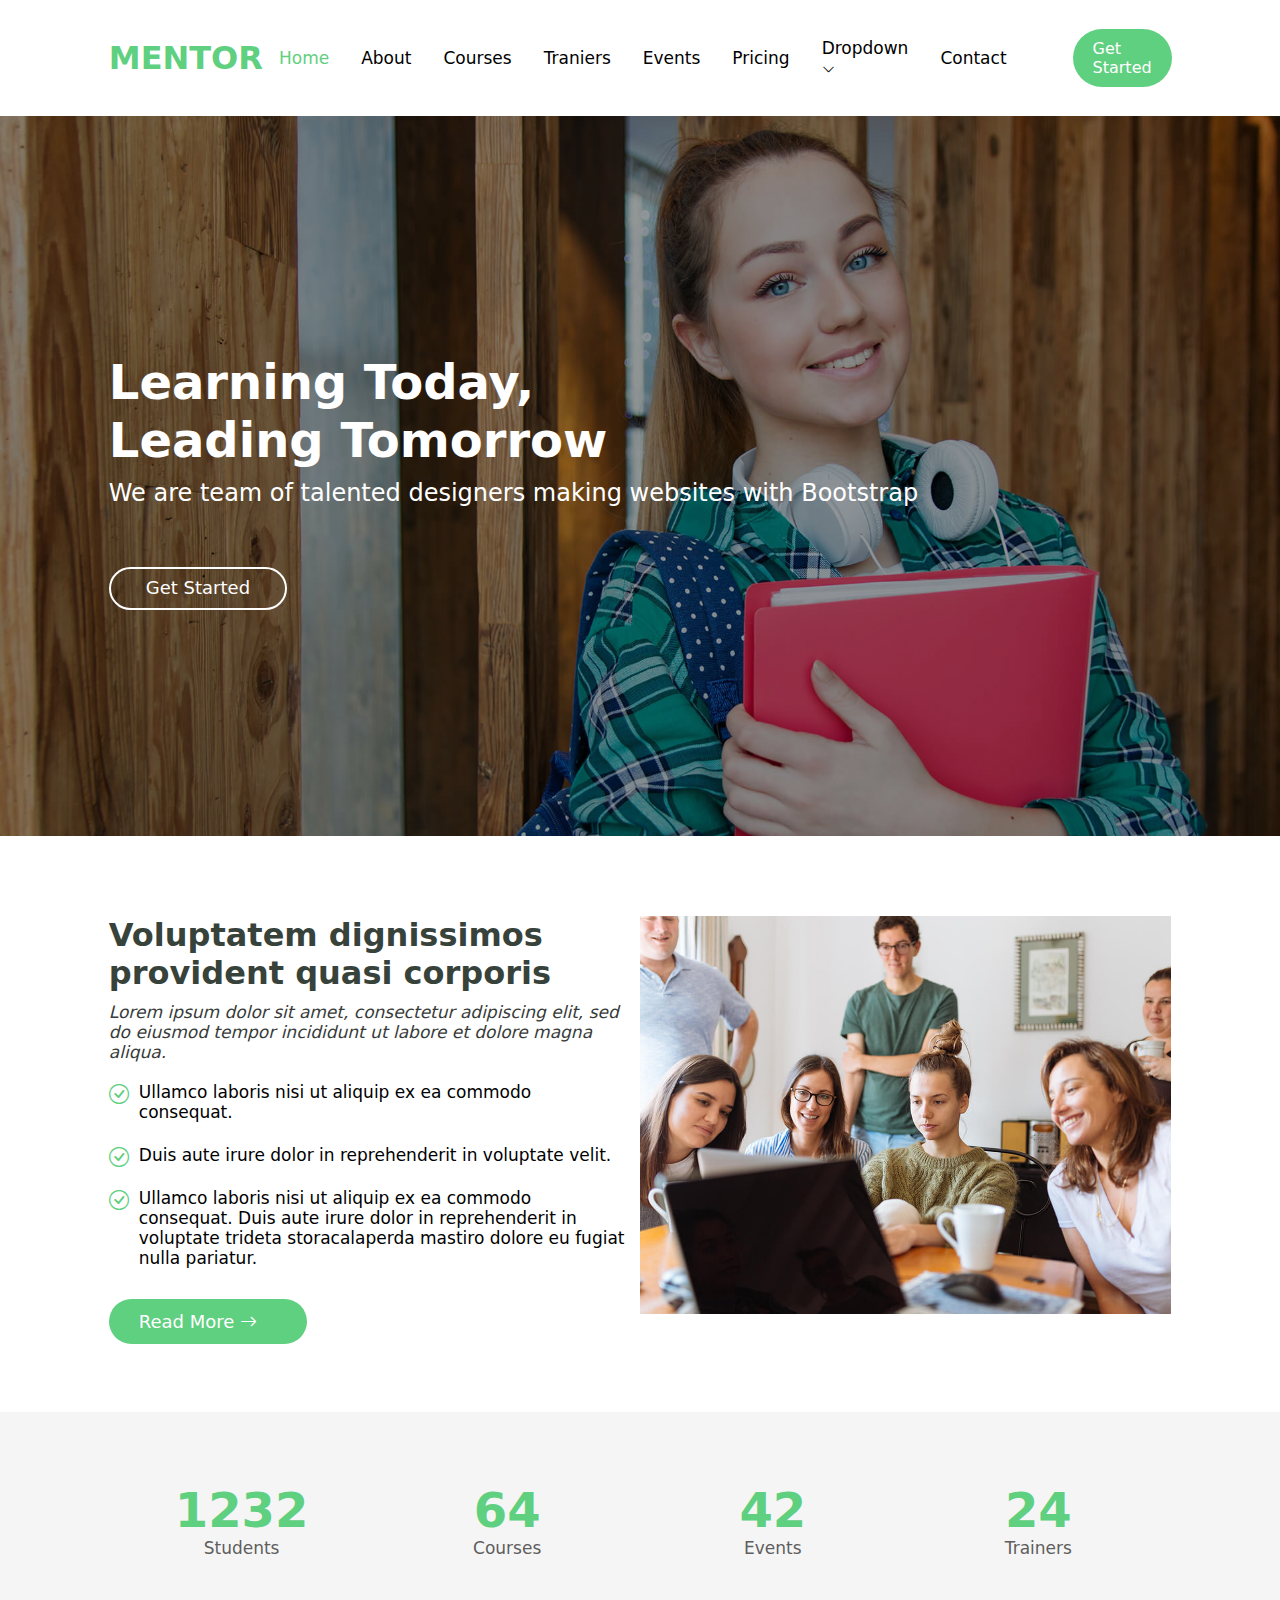
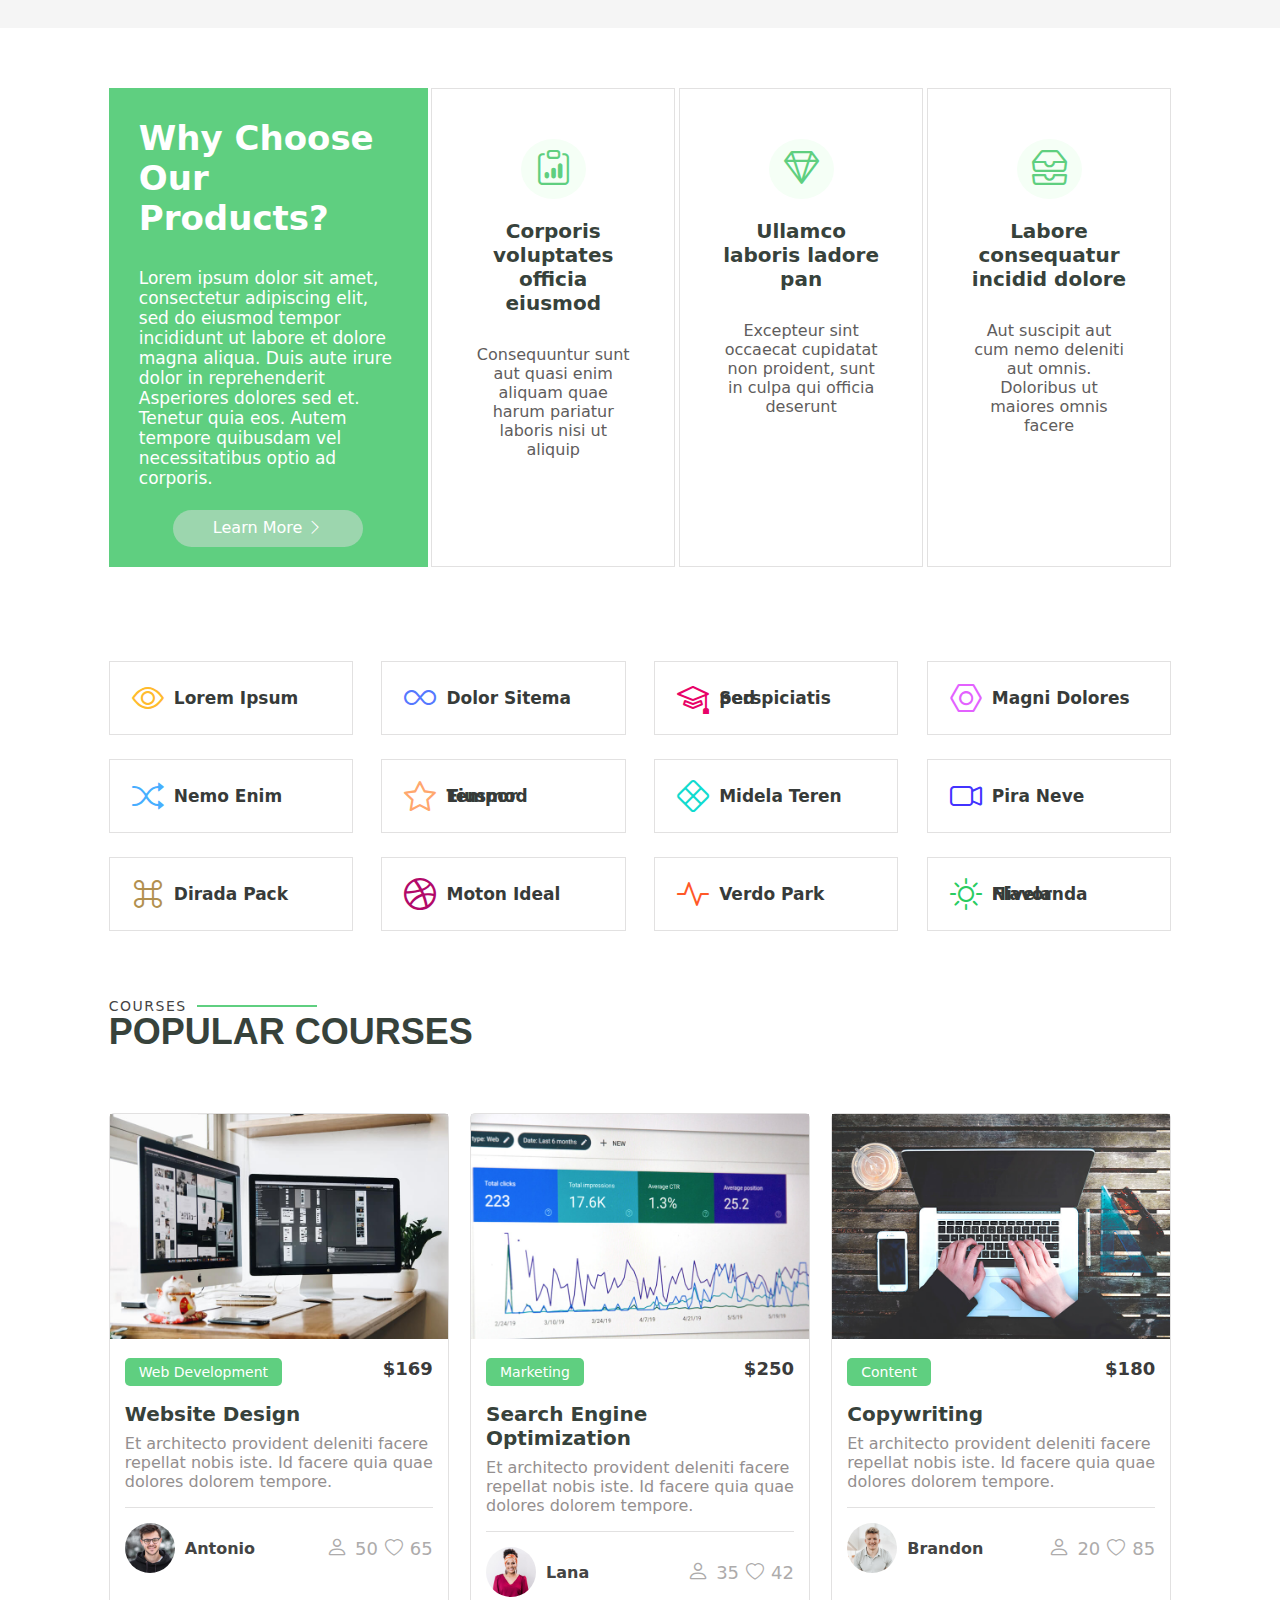
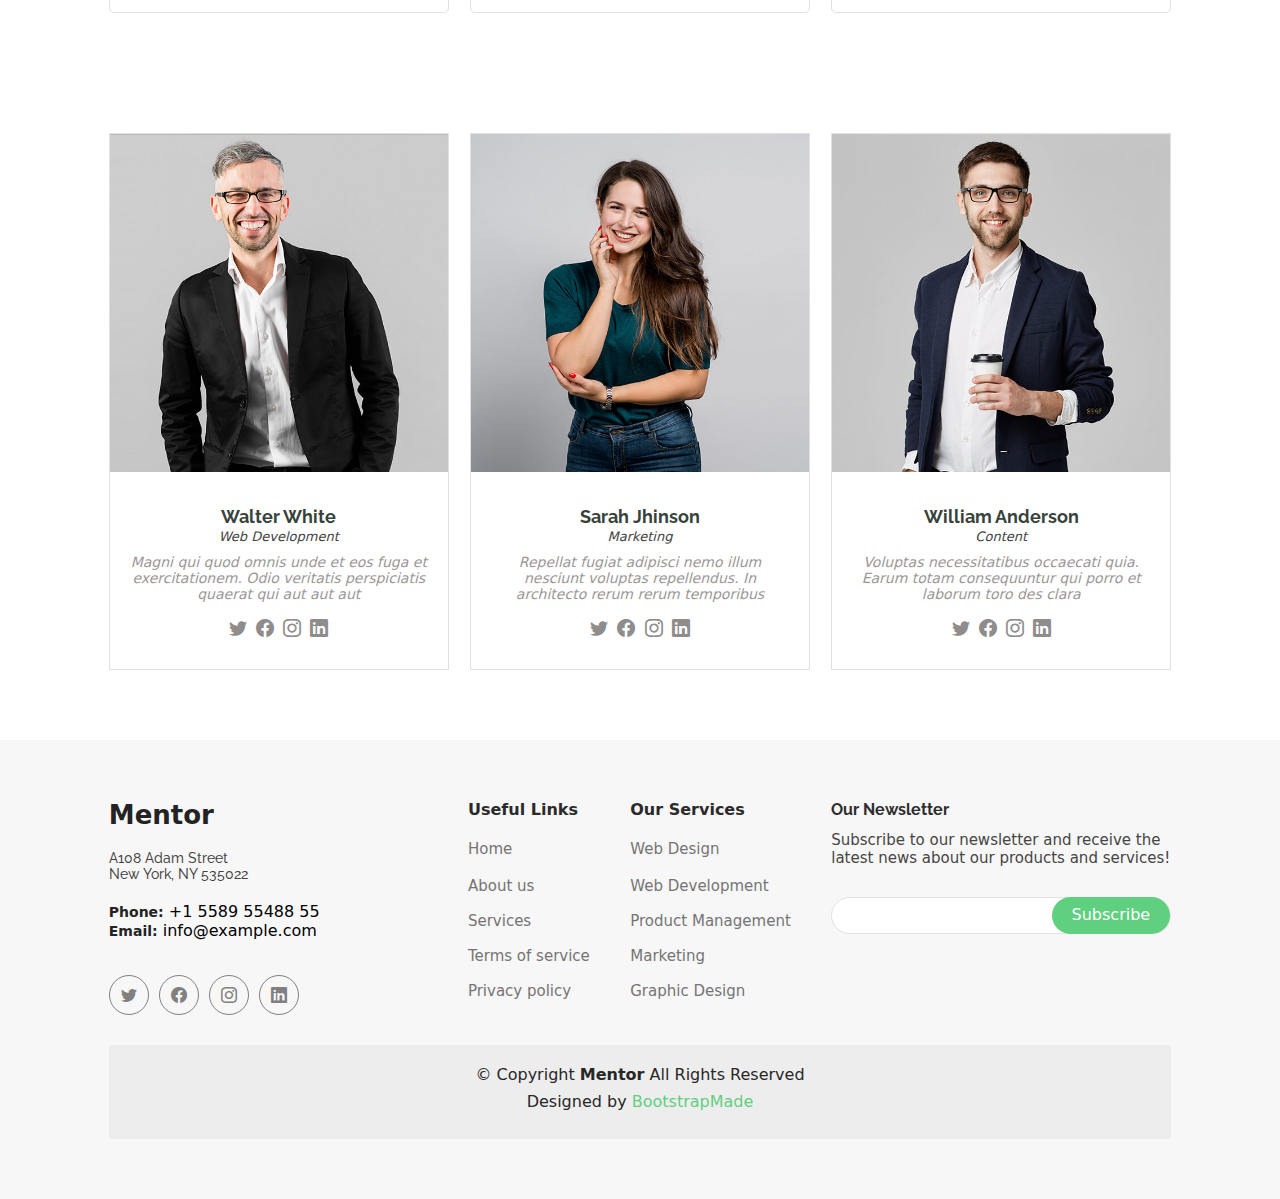
<file: index.html>
<!DOCTYPE html>
<html lang="en">
  <head>
    <meta charset="UTF-8" />
    <meta name="viewport" content="width=device-width, initial-scale=1.0" />
    <title>Mentor</title>
    <link rel="stylesheet" href="style.css" />

    <link
      rel="stylesheet"
      href="https://cdn.jsdelivr.net/npm/bootstrap-icons@1.11.3/font/bootstrap-icons.min.css"
    />
    <link
      rel="stylesheet"
      href="https://cdnjs.cloudflare.com/ajax/libs/font-awesome/4.7.0/css/font-awesome.min.css"
    />
  </head>
  <body>
    <!-- -----start header ----- -->

    <header>
      <div class="container">
        <div class="head-row">
          <div class="head-logo">
            <h1>MENTOR</h1>
          </div>
          <nav id="nav-links">
            <ul>
              <li><a href="#" class="active">Home</a></li>
              <li><a href="sections/about.html">About</a></li>
              <li><a href="sections/courses.html">Courses</a></li>
              <li><a href="sections/traniers.html">Traniers</a></li>
              <li><a href="sections/events.html">Events</a></li>
              <li><a href="sections/pricing.html">Pricing</a></li>
              <li>
                <a href="#">Dropdown <i class="bi bi-chevron-down"></i></a>
                <div class="drop-down-menu">
                  <ul>
                    <li><a href="#">Dropdown 1</a></li>
                    <li class="deep-down">
                      <a href="#"
                        >Deep Dropdown<i class="bi bi-chevron-down"></i
                      ></a>
                      <div class="drop-down-menu1">
                        <ul>
                          <li><a href="#">Deep Dropdown 1</a></li>
                          <li><a href="#">Deep Dropdown 2</a></li>
                          <li><a href="#">Deep Dropdown 3</a></li>
                          <li><a href="#">Deep Dropdown 4</a></li>
                          <li><a href="#">Deep Dropdown 5</a></li>
                        </ul>
                      </div>
                    </li>
                    <li><a href="#">Dropdown 2</a></li>
                    <li><a href="#">Dropdown 3</a></li>
                    <li><a href="#">Dropdown 4</a></li>
                  </ul>
                </div>
              </li>
              <li><a href="sections/contact.html">Contact</a></li>
            </ul>
          </nav>
          <a class="head-btn" href="#">Get Started</a>
          <i class="bi bi-list" onclick="openMenu()" id="open"></i>
          <i class="bi bi-x" onclick="hideMenu()" id="close"></i>
        </div>
      </div>
    </header>

    <!-- -----end header ----- -->

    <!-- -----bannner section ----- -->

    <section id="banner-section">
      <div class="container">
        <div class="banner-head">
          <h2>Learning Today, <br />Leading Tomorrow</h2>
          <p>
            We are team of talented designers making websites with Bootstrap
          </p>
          <a href="#">Get Started</a>
        </div>
      </div>
    </section>

    <!-- -----end bannner section ----- -->

    <!-- ----- details ----- -->

    <section id="details">
      <div class="container">
        <div class="row">
          <div class="details-col">
            <h3>Voluptatem dignissimos provident quasi corporis</h3>
            <p>
              Lorem ipsum dolor sit amet, consectetur adipiscing elit, sed do
              eiusmod tempor incididunt ut labore et dolore magna aliqua.
            </p>
            <ul>
              <li>
                <i class="bi bi-check-circle"></i>
                <p>Ullamco laboris nisi ut aliquip ex ea commodo consequat.</p>
              </li>
              <li>
                <i class="bi bi-check-circle"></i>
                <p>
                  Duis aute irure dolor in reprehenderit in voluptate velit.
                </p>
              </li>
              <li>
                <i class="bi bi-check-circle"></i>
                <p>
                  Ullamco laboris nisi ut aliquip ex ea commodo consequat. Duis
                  aute irure dolor in reprehenderit in voluptate trideta
                  storacalaperda mastiro dolore eu fugiat nulla pariatur.
                </p>
              </li>
            </ul>
            <div class="move">
              <a href="#">Read More <i class="bi bi-arrow-right"></i></a>
            </div>
          </div>
          <div class="details-col">
            <img src="images/about.jpg" alt="" />
          </div>
        </div>
      </div>
    </section>
    <!-- -----end detail section------ -->

    <!-- count section -->

    <section id="count">
      <div class="container">
        <div class="count-row">
          <div class="count-col">
            <div class="count-item">
              <span>1232</span>
              <p>Students</p>
            </div>
          </div>
          <div class="count-col">
            <div class="count-item">
              <span>64</span>
              <p>Courses</p>
            </div>
          </div>
          <div class="count-col">
            <div class="count-item">
              <span>42</span>
              <p>Events</p>
            </div>
          </div>
          <div class="count-col">
            <div class="count-item">
              <span>24</span>
              <p>Trainers</p>
            </div>
          </div>
        </div>
      </div>
    </section>
    <!-- why-us -->
    <section id="why-us">
      <div class="container">
        <div class="why-us-row">
          <div class="why-us-col">
            <h1>Why Choose Our Products?</h1>
            <p>
              Lorem ipsum dolor sit amet, consectetur adipiscing elit, sed do
              eiusmod tempor incididunt ut labore et dolore magna aliqua. Duis
              aute irure dolor in reprehenderit Asperiores dolores sed et.
              Tenetur quia eos. Autem tempore quibusdam vel necessitatibus optio
              ad corporis.
            </p>
            <a href="#">Learn More <i class="bi bi-chevron-right"></i></a>
          </div>

          <div class="why-us-col2">
            <div class="icon">
              <i class="bi bi-clipboard-data"></i>
            </div>
            <div class="whyusdes">
              <h4>Corporis voluptates officia eiusmod</h4>
            </div>
            <div>
              <p>
                Consequuntur sunt aut quasi enim aliquam quae harum pariatur
                laboris nisi ut aliquip
              </p>
            </div>
          </div>
          <div class="why-us-col2">
            <div class="icon">
              <i class="bi bi-gem"></i>
            </div>
            <div class="whyusdes">
              <h4>Ullamco laboris ladore pan</h4>
            </div>
            <div>
              <p>
                Excepteur sint occaecat cupidatat non proident, sunt in culpa
                qui officia deserunt
              </p>
            </div>
          </div>
          <div class="why-us-col2">
            <div class="icon">
              <i class="bi bi-inboxes"></i>
            </div>
            <div class="whyusdes">
              <h4>Labore consequatur incidid dolore</h4>
            </div>
            <div>
              <p>
                Aut suscipit aut cum nemo deleniti aut omnis. Doloribus ut
                maiores omnis facere
              </p>
            </div>
          </div>
        </div>
      </div>
    </section>
    <!-- features -->
    <section id="features">
      <div class="container">
        <div class="feature-row">
          <div class="feature-col">
            <div class="feature-item">
              <i class="bi bi-eye"></i>
              <h3><a href="#"> Lorem Ipsum </a></h3>
            </div>
          </div>
          <div class="feature-col">
            <div class="feature-item">
              <i class="bi bi-infinity"></i>
              <h3><a href="#"> Dolor Sitema</a></h3>
            </div>
          </div>
          <div class="feature-col">
            <div class="feature-item">
              <i class="bi bi-mortarboard"></i>
              <h3><a href="#"> Sed perspiciatis </a></h3>
            </div>
          </div>
          <div class="feature-col">
            <div class="feature-item">
              <i class="bi bi-nut"></i>
              <h3><a href="#"> Magni Dolores</a></h3>
            </div>
          </div>
          <div class="feature-col">
            <div class="feature-item">
              <i class="bi bi-shuffle"></i>
              <h3><a href="#"> Nemo Enim </a></h3>
            </div>
          </div>
          <div class="feature-col">
            <div class="feature-item">
              <i class="bi bi-star"></i>
              <h3><a href="#"> Eiusmod Tempor</a></h3>
            </div>
          </div>
          <div class="feature-col">
            <div class="feature-item">
              <i class="bi bi-x-diamond"></i>
              <h3><a href="#"> Midela Teren</a></h3>
            </div>
          </div>
          <div class="feature-col">
            <div class="feature-item">
              <i class="bi bi-camera-video"></i>
              <h3><a href="#"> Pira Neve </a></h3>
            </div>
          </div>
          <div class="feature-col">
            <div class="feature-item">
              <i class="bi bi-command"></i>
              <h3><a href="#"> Dirada Pack</a></h3>
            </div>
          </div>
          <div class="feature-col">
            <div class="feature-item">
              <i class="bi bi-dribbble"></i>
              <h3><a href="#"> Moton Ideal </a></h3>
            </div>
          </div>
          <div class="feature-col">
            <div class="feature-item">
              <i class="bi bi-activity"></i>
              <h3><a href="#"> Verdo Park</a></h3>
            </div>
          </div>
          <div class="feature-col">
            <div class="feature-item">
              <i class="bi bi-brightness-high"></i>
              <h3><a href="#"> Flavor Nivelanda </a></h3>
            </div>
          </div>
        </div>
      </div>
    </section>
    <!-- course -->
    <section id="course">
      <div class="container">
        <div class="course-details">
          <h2>COURSES</h2>
          <p>POPULAR COURSES</p>
        </div>
        <div class="course-row">
          <div class="course-col">
            <img src="images/course-1.jpg" alt="" />
            <div class="course-content">
              <div class="c1">
                <p class="catagory">Web Development</p>
                <p class="price">$169</p>
              </div>
              <h3><a href="#">Website Design </a></h3>
              <p class="description">
                Et architecto provident deleniti facere repellat nobis iste. Id
                facere quia quae dolores dolorem tempore.
              </p>
              <div class="traniers">
                <div class="profile">
                  <img src="images/trainer-1-2.jpg" alt="" />
                  <a href="#">Antonio</a>
                </div>
                <div class="followers">
                  <i class="bi bi-person"></i>
                  <p>50</p>

                  <i class="bi bi-heart"></i>
                  <p>65</p>
                </div>
              </div>
            </div>
          </div>
          <div class="course-col">
            <img src="images/course-2.jpg" alt="" />
            <div class="course-content">
              <div class="c1">
                <p class="catagory">Marketing</p>
                <p class="price">$250</p>
              </div>
              <h3><a href="#">Search Engine Optimization</a></h3>
              <p class="description">
                Et architecto provident deleniti facere repellat nobis iste. Id
                facere quia quae dolores dolorem tempore.
              </p>
              <div class="traniers">
                <div class="profile">
                  <img src="images/trainer-2-2.jpg" alt="" />
                  <a href="#">Lana</a>
                </div>
                <div class="followers">
                  <i class="bi bi-person"></i>
                  <p>35</p>

                  <i class="bi bi-heart"></i>
                  <p>42</p>
                </div>
              </div>
            </div>
          </div>
          <div class="course-col">
            <img src="images/course-3.jpg" alt="" />
            <div class="course-content">
              <div class="c1">
                <p class="catagory">Content</p>
                <p class="price">$180</p>
              </div>
              <h3><a href="#">Copywriting </a></h3>
              <p class="description">
                Et architecto provident deleniti facere repellat nobis iste. Id
                facere quia quae dolores dolorem tempore.
              </p>
              <div class="traniers">
                <div class="profile">
                  <img src="images/trainer-3-2.jpg" alt="" />
                  <a href="#">Brandon</a>
                </div>
                <div class="followers">
                  <i class="bi bi-person"></i>
                  <p>20</p>

                  <i class="bi bi-heart"></i>
                  <p>85</p>
                </div>
              </div>
            </div>
          </div>
        </div>
      </div>
    </section>

    <!-- -------- Trainer section  ----- -->

    <section id="tranier-section">
      <div class="container">
        <div class="tranier-row">
          <div class="tranier-col">
            <img src="images/trainer-1.jpg" alt="" />
            <div class="member">
              <h4>Walter White</h4>
              <p class="m1">Web Development</p>
              <p class="m2">
                Magni qui quod omnis unde et eos fuga et exercitationem. Odio
                veritatis perspiciatis quaerat qui aut aut aut
              </p>
              <div class="social">
                <a href="#"><i class="bi bi-twitter"></i></a>
                <a href="#"><i class="bi bi-facebook"></i></a>
                <a href="#"><i class="bi bi-instagram"></i></a>
                <a href="#"><i class="bi bi-linkedin"></i></a>
              </div>
            </div>
          </div>
          <div class="tranier-col">
            <img src="images/trainer-2.jpg" alt="" />
            <div class="member">
              <h4>Sarah Jhinson</h4>
              <p class="m1">Marketing</p>
              <p class="m2">
                Repellat fugiat adipisci nemo illum nesciunt voluptas
                repellendus. In architecto rerum rerum temporibus
              </p>
              <div class="social">
                <a href="#"><i class="bi bi-twitter"></i></a>
                <a href="#"><i class="bi bi-facebook"></i></a>
                <a href="#"><i class="bi bi-instagram"></i></a>
                <a href="#"><i class="bi bi-linkedin"></i></a>
              </div>
            </div>
          </div>
          <div class="tranier-col">
            <img src="images/trainer-3.jpg" alt="" />
            <div class="member">
              <h4>William Anderson</h4>
              <p class="m1">Content</p>
              <p class="m2">
                Voluptas necessitatibus occaecati quia. Earum totam consequuntur
                qui porro et laborum toro des clara
              </p>
              <div class="social">
                <a href="#"><i class="bi bi-twitter"></i></a>
                <a href="#"><i class="bi bi-facebook"></i></a>
                <a href="#"><i class="bi bi-instagram"></i></a>
                <a href="#"><i class="bi bi-linkedin"></i></a>
              </div>
            </div>
          </div>
        </div>
      </div>
    </section>

    <section id="footer-section">
      <div class="container">
        <div class="footer-row">
          <div class="foot-col3">
            <h1>Mentor</h1>
            <p class="address">A108 Adam Street <br />New York, NY 535022</p>

            <div class="contact">
              <p><strong>Phone:</strong><span> +1 5589 55488 55</span></p>
              <p><strong>Email:</strong><span> info@example.com</span></p>
            </div>
            <div class="icons">
              <i class="bi bi-twitter" aria-hidden="true"></i>
              <i class="bi bi-facebook"></i>
              <i class="bi bi-instagram" aria-hidden="true"></i>
              <i class="bi bi-linkedin"></i>
            </div>
          </div>
          <div class="foot-col2">
            <h4>Useful Links</h4>
            <ul>
              <li class="l1"><a href="#">Home</a></li>
              <li><a href="#">About us</a></li>
              <li><a href="#">Services</a></li>
              <li><a href="#">Terms of service</a></li>
              <li><a href="#">Privacy policy</a></li>
            </ul>
          </div>
          <div class="foot-col2">
            <h4>Our Services</h4>
            <ul>
              <li class="l1"><a href="#">Web Design</a></li>
              <li><a href="#">Web Development</a></li>
              <li><a href="#">Product Management</a></li>
              <li><a href="#">Marketing</a></li>
              <li><a href="#">Graphic Design</a></li>
            </ul>
          </div>
          <div class="foot-col">
            <h4>Our Newsletter</h4>
            <p>
              Subscribe to our newsletter and receive the latest news about our
              products and services!
            </p>
            <form action="#">
              <input class="email" type="email" required />
              <input class="subscribe" type="submit" value="Subscribe" />
            </form>
          </div>
        </div>
        <div class="copy">
          <p>
            <span>© Copyright <strong>Mentor</strong> All Rights Reserved</span>
          </p>
          <p>
            <span>Designed by <a href="#">BootstrapMade</a></span>
          </p>
        </div>
      </div>
    </section>

    <a href="#" class="to-top">
      <i class="bi bi-arrow-up" aria-hidden="true"></i>
    </a>

    <script>
      var navLinks = document.getElementById("nav-links");
      var close = document.getElementById("close");
      var open = document.getElementById("open");

      function hideMenu() {
        navLinks.style.display = "none";
        close.style.display = "none";
        open.style.display = "block";
      }
      function openMenu() {
        navLinks.style.display = "block";
        close.style.display = "block";
        open.style.display = "none";
      }

      // to-top button

      const toTop = document.querySelector(".to-top");
      window.addEventListener("scroll", () => {
        if (window.scrollY > 100) {
          toTop.classList.add("active");
        } else {
          toTop.classList.remove("active");
        }
      });
    </script>
  </body>
</html>
</file>
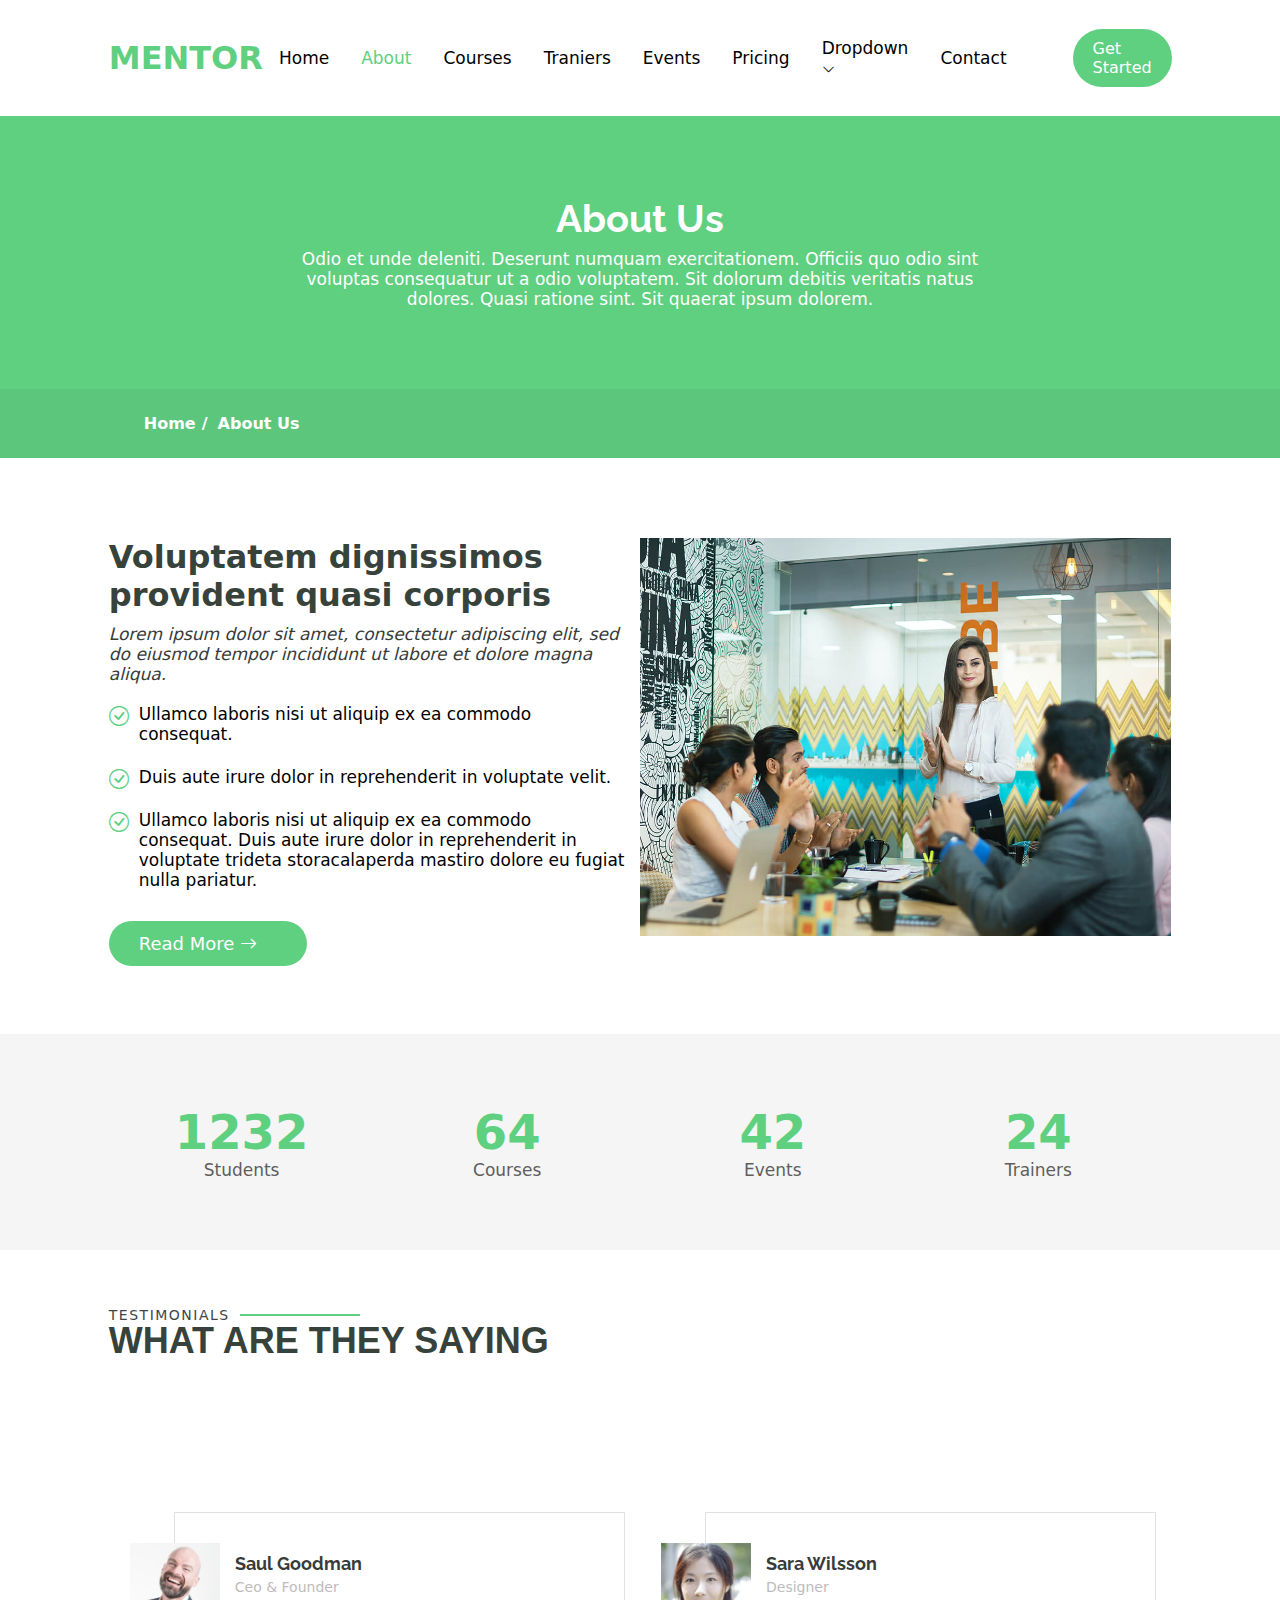
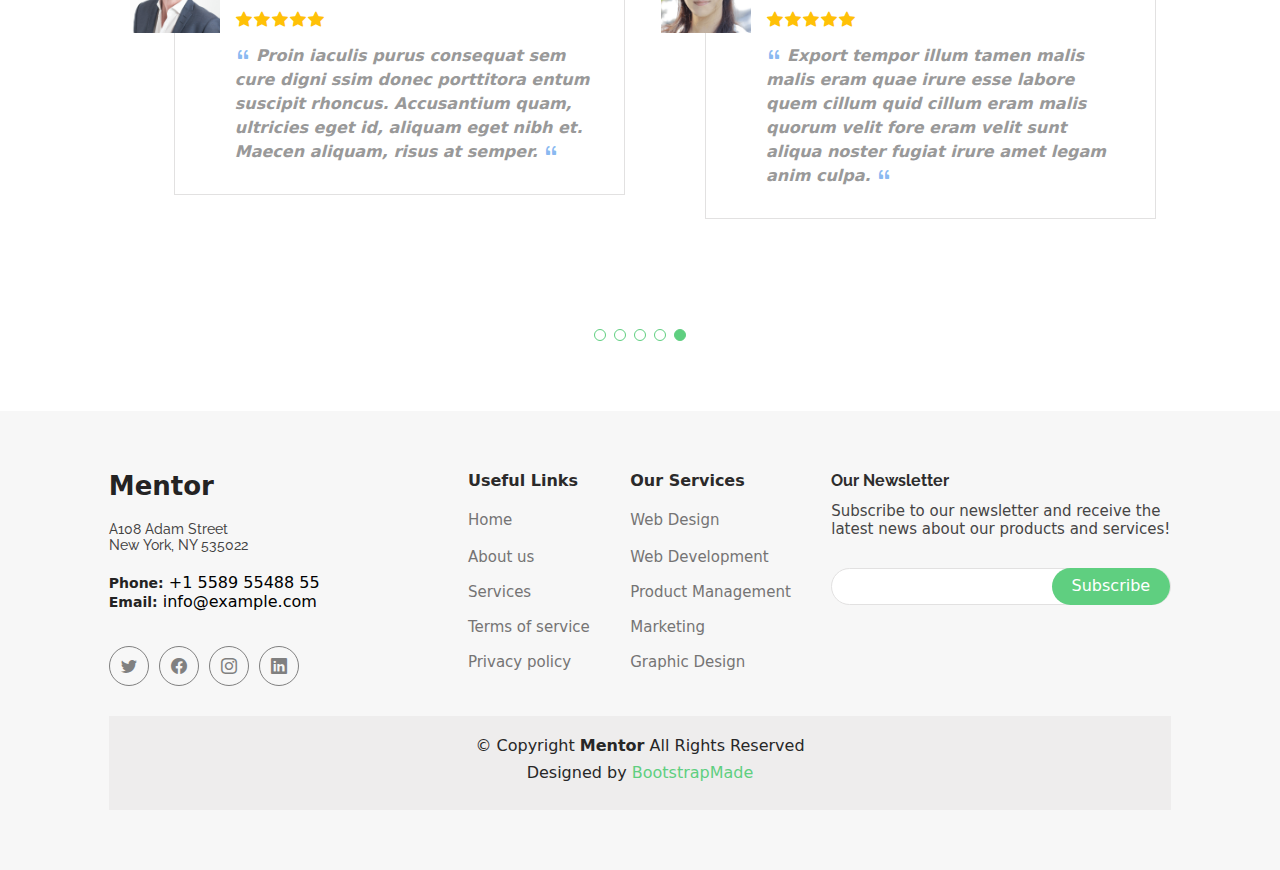
<file: sections/about.html>
<!DOCTYPE html>
<html lang="en">
  <head>
    <meta charset="UTF-8" />
    <meta name="viewport" content="width=device-width, initial-scale=1.0" />
    <title>Mentor</title>
    <link rel="stylesheet" href="../style.css" />

    <link
      rel="stylesheet"
      href="https://cdn.jsdelivr.net/npm/bootstrap-icons@1.11.3/font/bootstrap-icons.min.css"
    />
    <link
      rel="stylesheet"
      href="https://cdnjs.cloudflare.com/ajax/libs/font-awesome/4.7.0/css/font-awesome.min.css"
    />
  </head>
  <body>
    <!-- -----start header ----- -->

    <header>
      <div class="container">
        <div class="head-row">
          <div class="head-logo">
            <h1>MENTOR</h1>
          </div>
          <nav id="nav-links">
            <ul>
              <li><a href="../index.html" >Home</a></li>
              <li><a href="#" class="active">About</a></li>
              <li><a href="courses.html">Courses</a></li>
              <li><a href="traniers.html">Traniers</a></li>
              <li><a href="events.html">Events</a></li>
              <li><a href="pricing.html">Pricing</a></li>
              <li>
                <a href="#">Dropdown <i class="bi bi-chevron-down"></i></a>
                <div class="drop-down-menu">
                  <ul>
                    <li><a href="#">Dropdown 1</a></li>
                    <li class="deep-down">
                      <a href="#"
                        >Deep Dropdown<i class="bi bi-chevron-down"></i
                      ></a>
                      <div class="drop-down-menu1">
                        <ul>
                          <li><a href="#">Deep Dropdown 1</a></li>
                          <li><a href="#">Deep Dropdown 2</a></li>
                          <li><a href="#">Deep Dropdown 3</a></li>
                          <li><a href="#">Deep Dropdown 4</a></li>
                          <li><a href="#">Deep Dropdown 5</a></li>
                        </ul>
                      </div>
                    </li>
                    <li><a href="#">Dropdown 2</a></li>
                    <li><a href="#">Dropdown 3</a></li>
                    <li><a href="#">Dropdown 4</a></li>
                  </ul>
                </div>
              </li>
              <li><a href="contact.html">Contact</a></li>
            </ul>
          </nav>
          <a class="head-btn" href="#">Get Started</a>
          <i class="bi bi-list" onclick="openMenu()" id="open"></i>
          <i class="bi bi-x" onclick="hideMenu()" id="close"></i>
        </div>
      </div>
    </header>

    <!-- -----end header ----- -->
    <section id="about">
      <div class="container">
        <div class="heading">
          <div class="heading-col">
            <h1>About Us</h1>
            <p>
              Odio et unde deleniti. Deserunt numquam exercitationem. Officiis
              quo odio sint voluptas consequatur ut a odio voluptatem. Sit
              dolorum debitis veritatis natus dolores. Quasi ratione sint. Sit
              quaerat ipsum dolorem.
            </p>
          </div>
        </div>
      </div>
      <div class="page-title">
        <div class="container">
          <ul class="ul">
            <li><a class="page-title1" href="../index.html">Home</a></li>
            <li><a class="page-title1" href="#">About Us</a></li>
          </ul>
        </div>
      </d>
    </section>
    <!-- ----- details ----- -->

    <section id="details">
      <div class="container">
        <div class="row">
          <div class="details-col">
            <h3>Voluptatem dignissimos provident quasi corporis</h3>
            <p>
              Lorem ipsum dolor sit amet, consectetur adipiscing elit, sed do
              eiusmod tempor incididunt ut labore et dolore magna aliqua.
            </p>
            <ul>
              <li>
                <i class="bi bi-check-circle"></i>
                <p>Ullamco laboris nisi ut aliquip ex ea commodo consequat.</p>
              </li>
              <li>
                <i class="bi bi-check-circle"></i>
                <p>
                  Duis aute irure dolor in reprehenderit in voluptate velit.
                </p>
              </li>
              <li>
                <i class="bi bi-check-circle"></i>
                <p>
                  Ullamco laboris nisi ut aliquip ex ea commodo consequat. Duis
                  aute irure dolor in reprehenderit in voluptate trideta
                  storacalaperda mastiro dolore eu fugiat nulla pariatur.
                </p>
              </li>
            </ul>
            <div class="move">
              <a href="#">Read More <i class="bi bi-arrow-right"></i></a>
            </div>
          </div>
          <div class="details-col">
            <img src="../images/about-2.jpg" alt="" />
          </div>
        </div>
      </div>
    </section>
    <!-- -----end detail section------ -->

    <!-- count section -->

    <section id="count">
      <div class="container">
        <div class="count-row">
          <div class="count-col">
            <div class="count-item">
              <span>1232</span>
              <p>Students</p>
            </div>
          </div>
          <div class="count-col">
            <div class="count-item">
              <span>64</span>
              <p>Courses</p>
            </div>
          </div>
          <div class="count-col">
            <div class="count-item">
              <span>42</span>
              <p>Events</p>
            </div>
          </div>
          <div class="count-col">
            <div class="count-item">
              <span>24</span>
              <p>Trainers</p>
            </div>
          </div>
        </div>
      </div>
    </section>

    <section id="testimonials">
      <div class="container">
        <div class="course-details">
          <h2>TESTIMONIALS</h2>
          <p>WHAT ARE THEY SAYING</p>
        </div>
        <div class="testimonials-row">
          <div class="testimonials-col">
            <div class="testimonials-item">
              <img src="../images/testimonials-1.jpg" class="testimonial-img" alt="">
                  <h3>Saul Goodman</h3>
                  <h4>Ceo &amp; Founder</h4>
                  <div class="stars">
                    <i class="bi bi-star-fill"></i><i class="bi bi-star-fill"></i><i class="bi bi-star-fill"></i><i class="bi bi-star-fill"></i><i class="bi bi-star-fill"></i>
                  </div>
                  <p>
                    <i class="bi bi-quote quote-icon-left"></i>
                    <span class="para">Proin iaculis purus consequat sem cure digni ssim donec porttitora entum suscipit rhoncus. Accusantium quam, ultricies eget id, aliquam eget nibh et. Maecen aliquam, risus at semper.</span>
                    <i class="bi bi-quote quote-icon-right"></i>
                  </p>
                </div>
            </div>
          <div class="testimonials-col">
            <div class="testimonials-item">
              <img src="../images/testimonials-2.jpg" class="testimonial-img" alt="">
                  <h3>Sara Wilsson</h3>
                  <h4>Designer</h4>
                  <div class="stars">
                    <i class="bi bi-star-fill"></i><i class="bi bi-star-fill"></i><i class="bi bi-star-fill"></i><i class="bi bi-star-fill"></i><i class="bi bi-star-fill"></i>
                  </div>
                  <p>
                    <i class="bi bi-quote quote-icon-left"></i>
                    <span class="para">Export tempor illum tamen malis malis eram quae irure esse labore quem cillum quid cillum eram malis quorum velit fore eram velit sunt aliqua noster fugiat irure amet legam anim culpa.</span>
                    <i class="bi bi-quote quote-icon-right"></i>
                  </p>
                </div>
            </div>

          </div>
          <div class="swipe">
            <div class="swiper"></div>
            <div class="swiper"></div>
            <div class="swiper"></div>
            <div class="swiper"></div>
            <div class="swiper" style="background-color: #5fcf80;"></div>
          </div>
        </div>
      </div>
    </section>

    <section id="footer-section">
      <div class="container">
        <div class="footer-row">
          <div class="foot-col3">
            <h1>Mentor</h1>
            <p class="address">A108 Adam Street <br />New York, NY 535022</p>

            <div class="contact">
              <p><strong>Phone:</strong><span> +1 5589 55488 55</span></p>
              <p><strong>Email:</strong><span> info@example.com</span></p>
            </div>
            <div class="icons">
              <i class="bi bi-twitter" aria-hidden="true"></i>
              <i class="bi bi-facebook"></i>
              <i class="bi bi-instagram" aria-hidden="true"></i>
              <i class="bi bi-linkedin"></i>
            </div>
          </div>
          <div class="foot-col2">
            <h4>Useful Links</h4>
            <ul>
              <li class="l1"><a href="#">Home</a></li>
              <li><a href="#">About us</a></li>
              <li><a href="#">Services</a></li>
              <li><a href="#">Terms of service</a></li>
              <li><a href="#">Privacy policy</a></li>
            </ul>
          </div>
          <div class="foot-col2">
            <h4>Our Services</h4>
            <ul>
              <li class="l1"><a href="#">Web Design</a></li>
              <li><a href="#">Web Development</a></li>
              <li><a href="#">Product Management</a></li>
              <li><a href="#">Marketing</a></li>
              <li><a href="#">Graphic Design</a></li>
            </ul>
          </div>
          <div class="foot-col">
            <h4>Our Newsletter</h4>
            <p>
              Subscribe to our newsletter and receive the latest news about our
              products and services!
            </p>
            <form action="#">
              <input class="email" type="email" required />
              <input class="subscribe" type="submit" value="Subscribe" />
            </form>
          </div>
        </div>
        <div class="copy">
          <p>
            <span>© Copyright <strong>Mentor</strong> All Rights Reserved</span>
          </p>
          <p>
            <span>Designed by <a href="#">BootstrapMade</a></span>
          </p>
        </div>
      </div>
    </section>

    <a href="#" class="to-top">
      <i class="bi bi-arrow-up" aria-hidden="true"></i>
    </a>

    <script>
      var navLinks = document.getElementById("nav-links");
      var close = document.getElementById("close");
      var open = document.getElementById("open");

      function hideMenu() {
        navLinks.style.display = "none";
        close.style.display = "none";
        open.style.display = "block";
      }
      function openMenu() {
        navLinks.style.display = "block";
        close.style.display = "block";
        open.style.display = "none";
      }

         // to-top button

      const toTop = document.querySelector(".to-top");
      window.addEventListener("scroll", () => {
        if (window.scrollY > 100) {
          toTop.classList.add("active");
        } else {
          toTop.classList.remove("active");
        }
      });
    </script>
  </body>
</html>
</file>
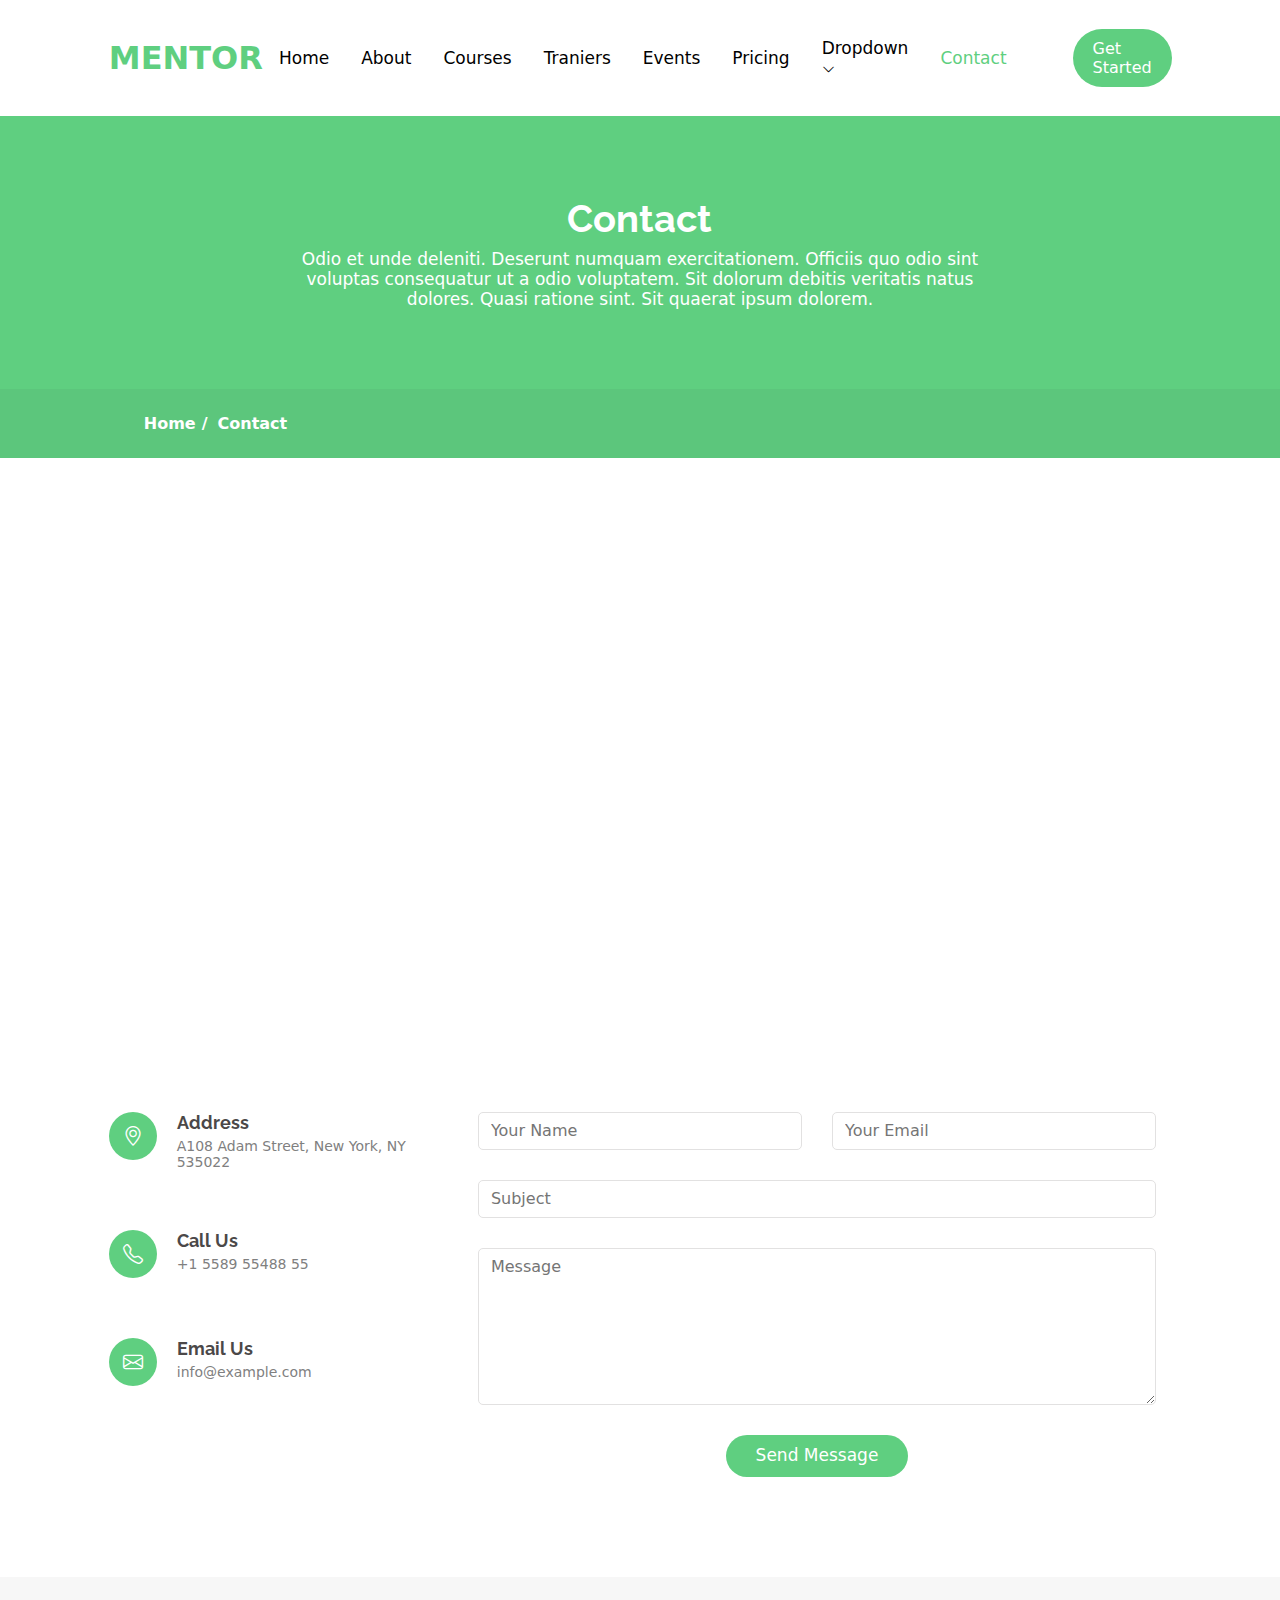
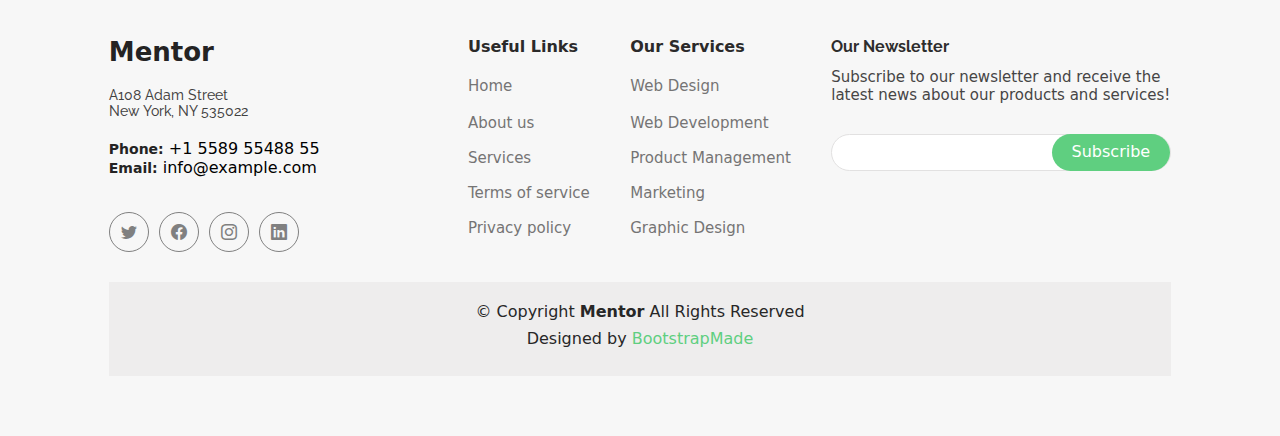
<file: sections/contact.html>
<!DOCTYPE html>
<html lang="en">
  <head>
    <meta charset="UTF-8" />
    <meta name="viewport" content="width=device-width, initial-scale=1.0" />
    <title>Mentor</title>
    <link rel="stylesheet" href="../style.css" />

    <link
      rel="stylesheet"
      href="https://cdn.jsdelivr.net/npm/bootstrap-icons@1.11.3/font/bootstrap-icons.min.css"
    />
    <link
      rel="stylesheet"
      href="https://cdnjs.cloudflare.com/ajax/libs/font-awesome/4.7.0/css/font-awesome.min.css"
    />
  </head>
  <body>
    <!-- -----start header ----- -->

    <header>
      <div class="container">
        <div class="head-row">
          <div class="head-logo">
            <h1>MENTOR</h1>
          </div>
          <nav id="nav-links">
            <ul>
              <li><a href="../index.html">Home</a></li>
              <li><a href="about.html">About</a></li>
              <li><a href="courses.html">Courses</a></li>
              <li><a href="traniers.html">Traniers</a></li>
              <li><a href="events.html">Events</a></li>
              <li><a href="pricing.html">Pricing</a></li>
              <li>
                <a href="#">Dropdown <i class="bi bi-chevron-down"></i></a>
                <div class="drop-down-menu">
                  <ul>
                    <li><a href="#">Dropdown 1</a></li>
                    <li class="deep-down">
                      <a href="#"
                        >Deep Dropdown<i class="bi bi-chevron-down"></i
                      ></a>
                      <div class="drop-down-menu1">
                        <ul>
                          <li><a href="#">Deep Dropdown 1</a></li>
                          <li><a href="#">Deep Dropdown 2</a></li>
                          <li><a href="#">Deep Dropdown 3</a></li>
                          <li><a href="#">Deep Dropdown 4</a></li>
                          <li><a href="#">Deep Dropdown 5</a></li>
                        </ul>
                      </div>
                    </li>
                    <li><a href="#">Dropdown 2</a></li>
                    <li><a href="#">Dropdown 3</a></li>
                    <li><a href="#">Dropdown 4</a></li>
                  </ul>
                </div>
              </li>
              <li><a href="#" class="active">Contact</a></li>
            </ul>
          </nav>
          <a class="head-btn" href="#">Get Started</a>
          <i class="bi bi-list" onclick="openMenu()" id="open"></i>
          <i class="bi bi-x" onclick="hideMenu()" id="close"></i>
        </div>
      </div>
    </header>

    <!-- -----end header ----- -->
    <section id="about">
      <div class="container">
        <div class="heading">
          <div class="heading-col">
            <h1>Contact</h1>
            <p>
              Odio et unde deleniti. Deserunt numquam exercitationem. Officiis
              quo odio sint voluptas consequatur ut a odio voluptatem. Sit
              dolorum debitis veritatis natus dolores. Quasi ratione sint. Sit
              quaerat ipsum dolorem.
            </p>
          </div>
        </div>
      </div>
      <div class="page-title">
        <div class="container">
          <ul class="ul">
            <li><a class="page-title1" href="../index.html">Home</a></li>
            <li><a class="page-title1" href="#">Contact</a></li>
          </ul>
        </div>
      </div>
    </section>
    <!-- ----- details ----- -->

    <section id="contact-section">
      <iframe
        src="https://www.google.com/maps/embed?pb=!1m14!1m12!1m3!1d15768.422908662762!2d77.5204882273682!3d8.869748964780124!2m3!1f0!2f0!3f0!3m2!1i1024!2i768!4f13.1!5e0!3m2!1sen!2sin!4v1716177090630!5m2!1sen!2sin"
        width="800"
        height="600"
        style="border: 0"
        allowfullscreen=""
        loading="lazy"
        referrerpolicy="no-referrer-when-downgrade"
      ></iframe>
      <div class="container">
        <div class="contact-row">
          <div class="contact-col">
            <div class="contact-item">
              <i class="bi bi-geo-alt"></i>
              <div>
                <h3>Address</h3>
                <p>A108 Adam Street, New York, NY 535022</p>
              </div>
            </div>

            <div class="contact-item">
              <i class="bi bi-telephone"></i>
              <div>
                <h3>Call Us</h3>
                <p>+1 5589 55488 55</p>
              </div>
            </div>

            <div class="contact-item">
              <i class="bi bi-envelope"></i>
              <div>
                <h3>Email Us</h3>
                <p>info@example.com</p>
              </div>
            </div>
          </div>

          <div class="contact-col1">
            <div class="contact-row1">
              <div class="contact-col2">
                <input
                  type="text"
                  name="name"
                  class="form"
                  placeholder="Your Name"
                  required
                />
              </div>
              <div class="contact-col2">
                <input
                  type="email"
                  name="name"
                  class="form"
                  placeholder="Your Email"
                  required
                />
              </div>
            </div>
            <div class="contact-col3">
              <input
                type="text"
                name="name"
                class="form"
                placeholder="Subject"
                required
              />
            </div>
            <div class="contact-col3">
              <textarea
                class="form"
                placeholder="Message"
                rows="6"
                required
              ></textarea>
            </div>
            <div class="contact-col3" style="text-align: center">
              <button type="submit">Send Message</button>
            </div>
          </div>
        </div>
      </div>
    </section>

    <section id="footer-section">
      <div class="container">
        <div class="footer-row">
          <div class="foot-col3">
            <h1>Mentor</h1>
            <p class="address">A108 Adam Street <br />New York, NY 535022</p>

            <div class="contact">
              <p><strong>Phone:</strong><span> +1 5589 55488 55</span></p>
              <p><strong>Email:</strong><span> info@example.com</span></p>
            </div>
            <div class="icons">
              <i class="bi bi-twitter" aria-hidden="true"></i>
              <i class="bi bi-facebook"></i>
              <i class="bi bi-instagram" aria-hidden="true"></i>
              <i class="bi bi-linkedin"></i>
            </div>
          </div>
          <div class="foot-col2">
            <h4>Useful Links</h4>
            <ul>
              <li class="l1"><a href="#">Home</a></li>
              <li><a href="#">About us</a></li>
              <li><a href="#">Services</a></li>
              <li><a href="#">Terms of service</a></li>
              <li><a href="#">Privacy policy</a></li>
            </ul>
          </div>
          <div class="foot-col2">
            <h4>Our Services</h4>
            <ul>
              <li class="l1"><a href="#">Web Design</a></li>
              <li><a href="#">Web Development</a></li>
              <li><a href="#">Product Management</a></li>
              <li><a href="#">Marketing</a></li>
              <li><a href="#">Graphic Design</a></li>
            </ul>
          </div>
          <div class="foot-col">
            <h4>Our Newsletter</h4>
            <p>
              Subscribe to our newsletter and receive the latest news about our
              products and services!
            </p>
            <form action="#">
              <input class="email" type="email" required />
              <input class="subscribe" type="submit" value="Subscribe" />
            </form>
          </div>
        </div>
        <div class="copy">
          <p>
            <span>© Copyright <strong>Mentor</strong> All Rights Reserved</span>
          </p>
          <p>
            <span>Designed by <a href="#">BootstrapMade</a></span>
          </p>
        </div>
      </div>
    </section>

    <a href="#" class="to-top">
      <i class="bi bi-arrow-up" aria-hidden="true"></i>
    </a>

    <script>
      var navLinks = document.getElementById("nav-links");
      var close = document.getElementById("close");
      var open = document.getElementById("open");

      function hideMenu() {
        navLinks.style.display = "none";
        close.style.display = "none";
        open.style.display = "block";
      }
      function openMenu() {
        navLinks.style.display = "block";
        close.style.display = "block";
        open.style.display = "none";
      }

      // to-top button

      const toTop = document.querySelector(".to-top");
      window.addEventListener("scroll", () => {
        if (window.scrollY > 100) {
          toTop.classList.add("active");
        } else {
          toTop.classList.remove("active");
        }
      });
    </script>
  </body>
</html>
</file>
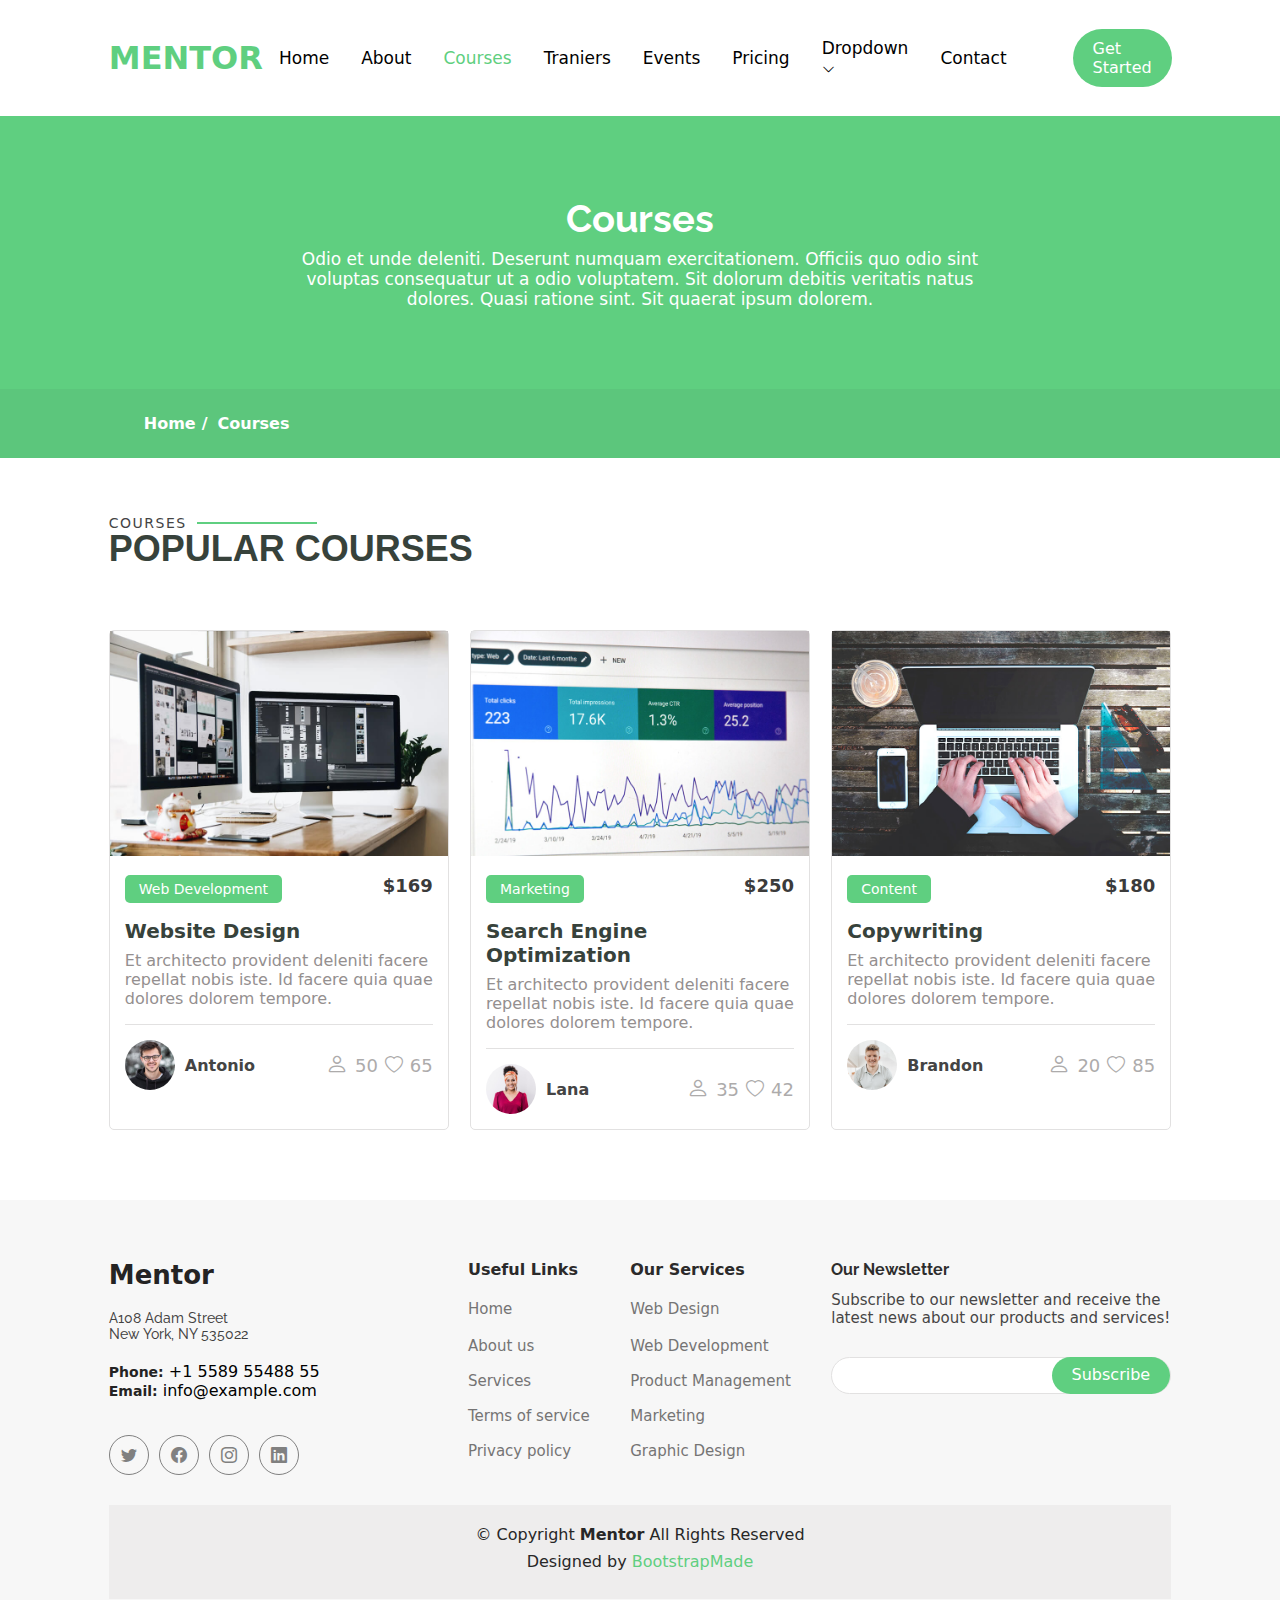
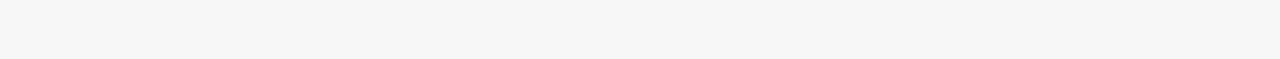
<file: sections/courses.html>
<!DOCTYPE html>
<html lang="en">
  <head>
    <meta charset="UTF-8" />
    <meta name="viewport" content="width=device-width, initial-scale=1.0" />
    <title>Mentor</title>
    <link rel="stylesheet" href="../style.css" />

    <link
      rel="stylesheet"
      href="https://cdn.jsdelivr.net/npm/bootstrap-icons@1.11.3/font/bootstrap-icons.min.css"
    />
    <link
      rel="stylesheet"
      href="https://cdnjs.cloudflare.com/ajax/libs/font-awesome/4.7.0/css/font-awesome.min.css"
    />
  </head>
  <body>
    <!-- -----start header ----- -->

    <header>
      <div class="container">
        <div class="head-row">
          <div class="head-logo">
            <h1>MENTOR</h1>
          </div>
          <nav id="nav-links">
            <ul>
              <li><a href="../index.html">Home</a></li>
              <li><a href="about.html">About</a></li>
              <li><a href="#" class="active">Courses</a></li>
              <li><a href="traniers.html">Traniers</a></li>
              <li><a href="events.html">Events</a></li>
              <li><a href="pricing.html">Pricing</a></li>
              <li>
                <a href="#">Dropdown <i class="bi bi-chevron-down"></i></a>
                <div class="drop-down-menu">
                  <ul>
                    <li><a href="#">Dropdown 1</a></li>
                    <li class="deep-down">
                      <a href="#"
                        >Deep Dropdown<i class="bi bi-chevron-down"></i
                      ></a>
                      <div class="drop-down-menu1">
                        <ul>
                          <li><a href="#">Deep Dropdown 1</a></li>
                          <li><a href="#">Deep Dropdown 2</a></li>
                          <li><a href="#">Deep Dropdown 3</a></li>
                          <li><a href="#">Deep Dropdown 4</a></li>
                          <li><a href="#">Deep Dropdown 5</a></li>
                        </ul>
                      </div>
                    </li>
                    <li><a href="#">Dropdown 2</a></li>
                    <li><a href="#">Dropdown 3</a></li>
                    <li><a href="#">Dropdown 4</a></li>
                  </ul>
                </div>
              </li>
              <li><a href="contact.html">Contact</a></li>
            </ul>
          </nav>
          <a class="head-btn" href="#">Get Started</a>
          <i class="bi bi-list" onclick="openMenu()" id="open"></i>
          <i class="bi bi-x" onclick="hideMenu()" id="close"></i>
        </div>
      </div>
    </header>

    <!-- -----end header ----- -->
    <section id="about">
      <div class="container">
        <div class="heading">
          <div class="heading-col">
            <h1>Courses</h1>
            <p>
              Odio et unde deleniti. Deserunt numquam exercitationem. Officiis
              quo odio sint voluptas consequatur ut a odio voluptatem. Sit
              dolorum debitis veritatis natus dolores. Quasi ratione sint. Sit
              quaerat ipsum dolorem.
            </p>
          </div>
        </div>
      </div>
      <div class="page-title">
        <div class="container">
          <ul class="ul">
            <li><a class="page-title1" href="../index.html">Home</a></li>
            <li><a class="page-title1" href="#">Courses</a></li>
          </ul>
        </div>
      </div>
    </section>
    <!-- ----- details ----- -->

    <section id="course">
      <div class="container">
        <div class="course-details">
          <h2>COURSES</h2>
          <p>POPULAR COURSES</p>
        </div>
        <div class="course-row">
          <div class="course-col">
            <img src="../images/course-1.jpg" alt="" />
            <div class="course-content">
              <div class="c1">
                <p class="catagory">Web Development</p>
                <p class="price">$169</p>
              </div>
              <h3><a href="#">Website Design </a></h3>
              <p class="description">
                Et architecto provident deleniti facere repellat nobis iste. Id
                facere quia quae dolores dolorem tempore.
              </p>
              <div class="traniers">
                <div class="profile">
                  <img src="../images/trainer-1-2.jpg" alt="" />
                  <a href="#">Antonio</a>
                </div>
                <div class="followers">
                  <i class="bi bi-person"></i>
                  <p>50</p>

                  <i class="bi bi-heart"></i>
                  <p>65</p>
                </div>
              </div>
            </div>
          </div>
          <div class="course-col">
            <img src="../images/course-2.jpg" alt="" />
            <div class="course-content">
              <div class="c1">
                <p class="catagory">Marketing</p>
                <p class="price">$250</p>
              </div>
              <h3><a href="#">Search Engine Optimization</a></h3>
              <p class="description">
                Et architecto provident deleniti facere repellat nobis iste. Id
                facere quia quae dolores dolorem tempore.
              </p>
              <div class="traniers">
                <div class="profile">
                  <img src="../images/trainer-2-2.jpg" alt="" />
                  <a href="#">Lana</a>
                </div>
                <div class="followers">
                  <i class="bi bi-person"></i>
                  <p>35</p>

                  <i class="bi bi-heart"></i>
                  <p>42</p>
                </div>
              </div>
            </div>
          </div>
          <div class="course-col">
            <img src="../images/course-3.jpg" alt="" />
            <div class="course-content">
              <div class="c1">
                <p class="catagory">Content</p>
                <p class="price">$180</p>
              </div>
              <h3><a href="#">Copywriting </a></h3>
              <p class="description">
                Et architecto provident deleniti facere repellat nobis iste. Id
                facere quia quae dolores dolorem tempore.
              </p>
              <div class="traniers">
                <div class="profile">
                  <img src="../images/trainer-3-2.jpg" alt="" />
                  <a href="#">Brandon</a>
                </div>
                <div class="followers">
                  <i class="bi bi-person"></i>
                  <p>20</p>

                  <i class="bi bi-heart"></i>
                  <p>85</p>
                </div>
              </div>
            </div>
          </div>
        </div>
      </div>
    </section>

    <section id="footer-section">
      <div class="container">
        <div class="footer-row">
          <div class="foot-col3">
            <h1>Mentor</h1>
            <p class="address">A108 Adam Street <br />New York, NY 535022</p>

            <div class="contact">
              <p><strong>Phone:</strong><span> +1 5589 55488 55</span></p>
              <p><strong>Email:</strong><span> info@example.com</span></p>
            </div>
            <div class="icons">
              <i class="bi bi-twitter" aria-hidden="true"></i>
              <i class="bi bi-facebook"></i>
              <i class="bi bi-instagram" aria-hidden="true"></i>
              <i class="bi bi-linkedin"></i>
            </div>
          </div>
          <div class="foot-col2">
            <h4>Useful Links</h4>
            <ul>
              <li class="l1"><a href="#">Home</a></li>
              <li><a href="#">About us</a></li>
              <li><a href="#">Services</a></li>
              <li><a href="#">Terms of service</a></li>
              <li><a href="#">Privacy policy</a></li>
            </ul>
          </div>
          <div class="foot-col2">
            <h4>Our Services</h4>
            <ul>
              <li class="l1"><a href="#">Web Design</a></li>
              <li><a href="#">Web Development</a></li>
              <li><a href="#">Product Management</a></li>
              <li><a href="#">Marketing</a></li>
              <li><a href="#">Graphic Design</a></li>
            </ul>
          </div>
          <div class="foot-col">
            <h4>Our Newsletter</h4>
            <p>
              Subscribe to our newsletter and receive the latest news about our
              products and services!
            </p>
            <form action="#">
              <input class="email" type="email" required />
              <input class="subscribe" type="submit" value="Subscribe" />
            </form>
          </div>
        </div>
        <div class="copy">
          <p>
            <span>© Copyright <strong>Mentor</strong> All Rights Reserved</span>
          </p>
          <p>
            <span>Designed by <a href="#">BootstrapMade</a></span>
          </p>
        </div>
      </div>
    </section>

    <a href="#" class="to-top">
      <i class="bi bi-arrow-up" aria-hidden="true"></i>
    </a>

    <script>
      var navLinks = document.getElementById("nav-links");
      var close = document.getElementById("close");
      var open = document.getElementById("open");

      function hideMenu() {
        navLinks.style.display = "none";
        close.style.display = "none";
        open.style.display = "block";
      }
      function openMenu() {
        navLinks.style.display = "block";
        close.style.display = "block";
        open.style.display = "none";
      }

      // to-top button

      const toTop = document.querySelector(".to-top");
      window.addEventListener("scroll", () => {
        if (window.scrollY > 100) {
          toTop.classList.add("active");
        } else {
          toTop.classList.remove("active");
        }
      });
    </script>
  </body>
</html>
</file>
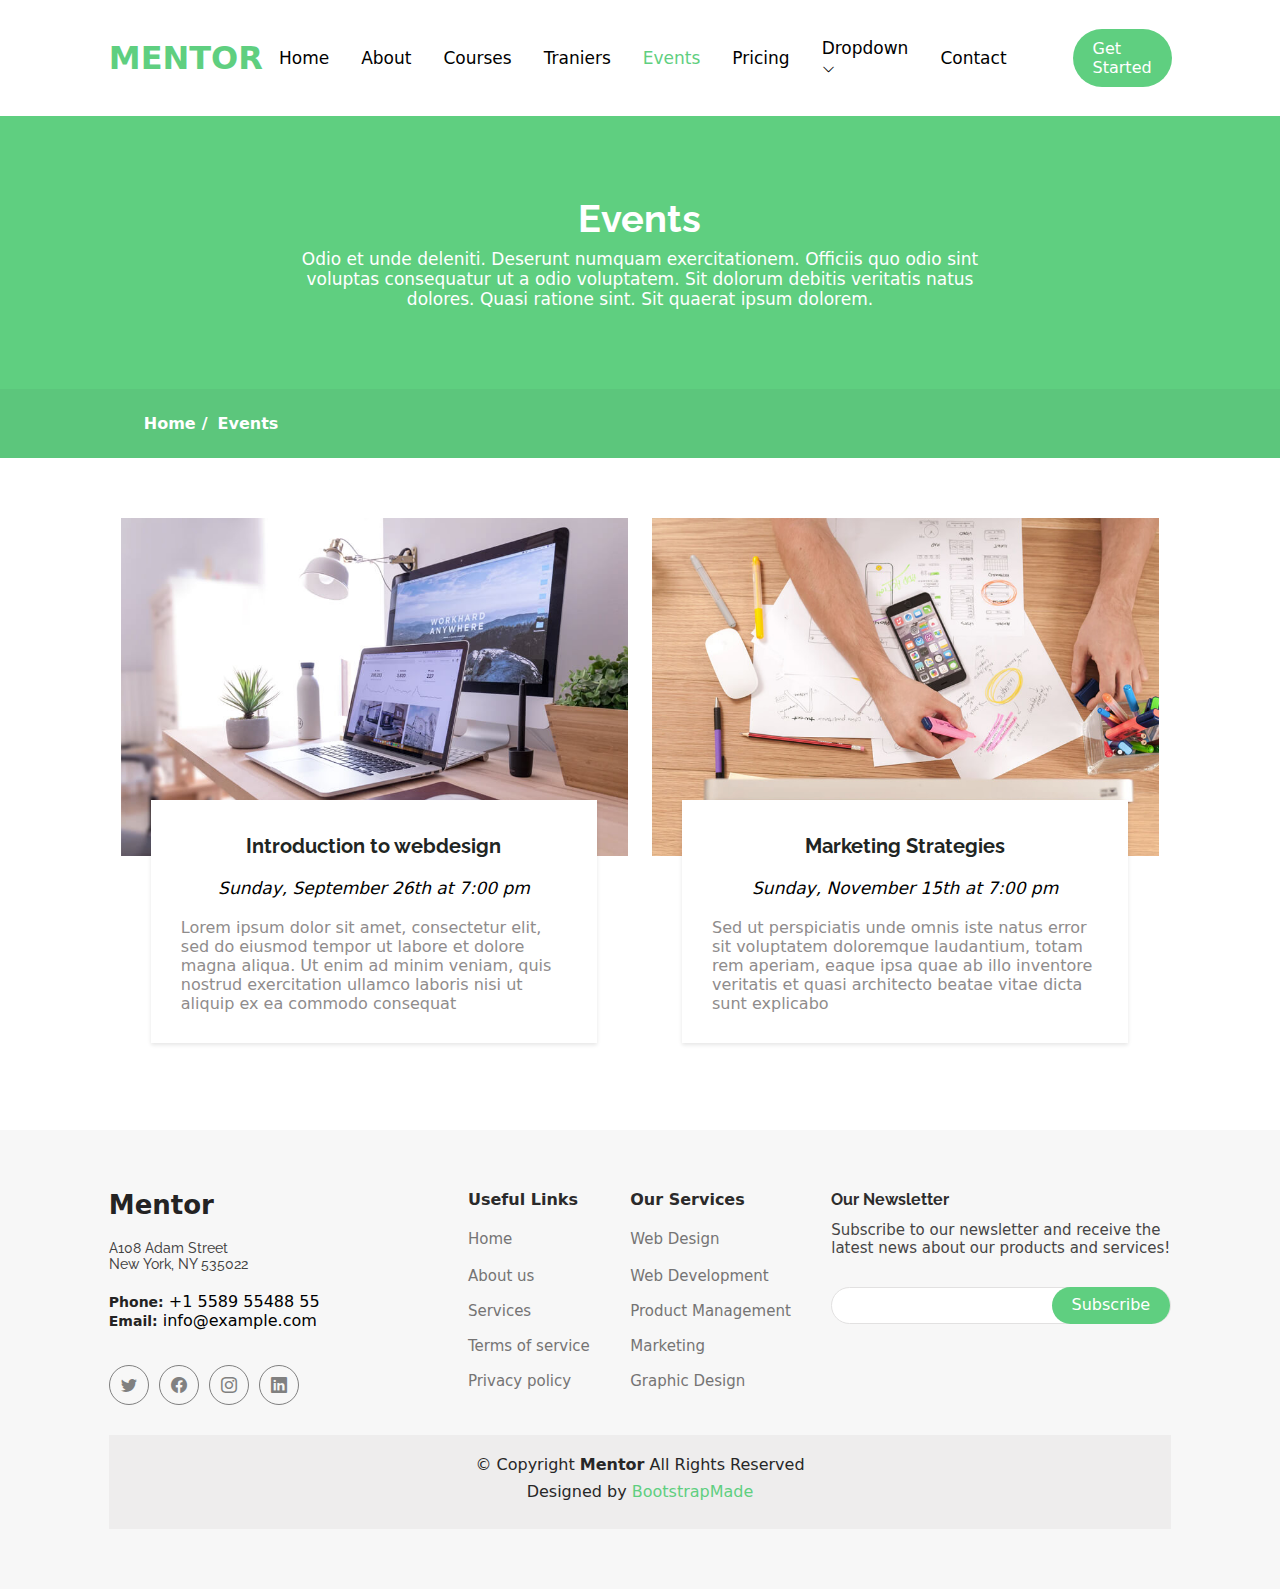
<file: sections/events.html>
<!DOCTYPE html>
<html lang="en">
  <head>
    <meta charset="UTF-8" />
    <meta name="viewport" content="width=device-width, initial-scale=1.0" />
    <title>Mentor</title>
    <link rel="stylesheet" href="../style.css" />

    <link
      rel="stylesheet"
      href="https://cdn.jsdelivr.net/npm/bootstrap-icons@1.11.3/font/bootstrap-icons.min.css"
    />
    <link
      rel="stylesheet"
      href="https://cdnjs.cloudflare.com/ajax/libs/font-awesome/4.7.0/css/font-awesome.min.css"
    />
  </head>
  <body>
    <!-- -----start header ----- -->

    <header>
      <div class="container">
        <div class="head-row">
          <div class="head-logo">
            <h1>MENTOR</h1>
          </div>
          <nav id="nav-links">
            <ul>
              <li><a href="../index.html">Home</a></li>
              <li><a href="about.html">About</a></li>
              <li><a href="courses.html">Courses</a></li>
              <li><a href="traniers.html">Traniers</a></li>
              <li><a href="#" class="active">Events</a></li>
              <li><a href="pricing.html">Pricing</a></li>
              <li>
                <a href="#">Dropdown <i class="bi bi-chevron-down"></i></a>
                <div class="drop-down-menu">
                  <ul>
                    <li><a href="#">Dropdown 1</a></li>
                    <li class="deep-down">
                      <a href="#"
                        >Deep Dropdown<i class="bi bi-chevron-down"></i
                      ></a>
                      <div class="drop-down-menu1">
                        <ul>
                          <li><a href="#">Deep Dropdown 1</a></li>
                          <li><a href="#">Deep Dropdown 2</a></li>
                          <li><a href="#">Deep Dropdown 3</a></li>
                          <li><a href="#">Deep Dropdown 4</a></li>
                          <li><a href="#">Deep Dropdown 5</a></li>
                        </ul>
                      </div>
                    </li>
                    <li><a href="#">Dropdown 2</a></li>
                    <li><a href="#">Dropdown 3</a></li>
                    <li><a href="#">Dropdown 4</a></li>
                  </ul>
                </div>
              </li>
              <li><a href="contact.html">Contact</a></li>
            </ul>
          </nav>
          <a class="head-btn" href="#">Get Started</a>
          <i class="bi bi-list" onclick="openMenu()" id="open"></i>
          <i class="bi bi-x" onclick="hideMenu()" id="close"></i>
        </div>
      </div>
    </header>

    <!-- -----end header ----- -->
    <section id="about">
      <div class="container">
        <div class="heading">
          <div class="heading-col">
            <h1>Events</h1>
            <p>
              Odio et unde deleniti. Deserunt numquam exercitationem. Officiis
              quo odio sint voluptas consequatur ut a odio voluptatem. Sit
              dolorum debitis veritatis natus dolores. Quasi ratione sint. Sit
              quaerat ipsum dolorem.
            </p>
          </div>
        </div>
      </div>
      <div class="page-title">
        <div class="container">
          <ul class="ul">
            <li><a class="page-title1" href="../index.html">Home</a></li>
            <li><a class="page-title1" href="#">Events</a></li>
          </ul>
        </div>
      </div>
    </section>
    <!-- ----- details ----- -->

    <section id="event-section">
      <div class="container">
        <div class="events-row">
          <div class="events-col">
            <div class="event-card">
              <div class="event-img">
                <img src="../images/events-item-1.jpg" alt="" />
              </div>
              <div class="event-content">
                <h5 class="event-content1">Introduction to webdesign</h5>
                <p class="event-content2">Sunday, September 26th at 7:00 pm</p>
                <p class="event-content3">
                  Lorem ipsum dolor sit amet, consectetur elit, sed do eiusmod
                  tempor ut labore et dolore magna aliqua. Ut enim ad minim
                  veniam, quis nostrud exercitation ullamco laboris nisi ut
                  aliquip ex ea commodo consequat
                </p>
              </div>
            </div>
          </div>
          <div class="events-col">
            <div class="event-card">
              <div class="event-img">
                <img src="../images/events-item-2.jpg" alt="" />
              </div>
              <div class="event-content">
                <h5 class="event-content1">Marketing Strategies</h5>
                <p class="event-content2">Sunday, November 15th at 7:00 pm</p>
                <p class="event-content3">
                  Sed ut perspiciatis unde omnis iste natus error sit voluptatem
                  doloremque laudantium, totam rem aperiam, eaque ipsa quae ab
                  illo inventore veritatis et quasi architecto beatae vitae
                  dicta sunt explicabo
                </p>
              </div>
            </div>
          </div>
        </div>
      </div>
    </section>

    <section id="footer-section">
      <div class="container">
        <div class="footer-row">
          <div class="foot-col3">
            <h1>Mentor</h1>
            <p class="address">A108 Adam Street <br />New York, NY 535022</p>

            <div class="contact">
              <p><strong>Phone:</strong><span> +1 5589 55488 55</span></p>
              <p><strong>Email:</strong><span> info@example.com</span></p>
            </div>
            <div class="icons">
              <i class="bi bi-twitter" aria-hidden="true"></i>
              <i class="bi bi-facebook"></i>
              <i class="bi bi-instagram" aria-hidden="true"></i>
              <i class="bi bi-linkedin"></i>
            </div>
          </div>
          <div class="foot-col2">
            <h4>Useful Links</h4>
            <ul>
              <li class="l1"><a href="#">Home</a></li>
              <li><a href="#">About us</a></li>
              <li><a href="#">Services</a></li>
              <li><a href="#">Terms of service</a></li>
              <li><a href="#">Privacy policy</a></li>
            </ul>
          </div>
          <div class="foot-col2">
            <h4>Our Services</h4>
            <ul>
              <li class="l1"><a href="#">Web Design</a></li>
              <li><a href="#">Web Development</a></li>
              <li><a href="#">Product Management</a></li>
              <li><a href="#">Marketing</a></li>
              <li><a href="#">Graphic Design</a></li>
            </ul>
          </div>
          <div class="foot-col">
            <h4>Our Newsletter</h4>
            <p>
              Subscribe to our newsletter and receive the latest news about our
              products and services!
            </p>
            <form action="#">
              <input class="email" type="email" required />
              <input class="subscribe" type="submit" value="Subscribe" />
            </form>
          </div>
        </div>
        <div class="copy">
          <p>
            <span>© Copyright <strong>Mentor</strong> All Rights Reserved</span>
          </p>
          <p>
            <span>Designed by <a href="#">BootstrapMade</a></span>
          </p>
        </div>
      </div>
    </section>

    <a href="#" class="to-top">
      <i class="bi bi-arrow-up" aria-hidden="true"></i>
    </a>

    <script>
      var navLinks = document.getElementById("nav-links");
      var close = document.getElementById("close");
      var open = document.getElementById("open");

      function hideMenu() {
        navLinks.style.display = "none";
        close.style.display = "none";
        open.style.display = "block";
      }
      function openMenu() {
        navLinks.style.display = "block";
        close.style.display = "block";
        open.style.display = "none";
      }

      // to-top button

      const toTop = document.querySelector(".to-top");
      window.addEventListener("scroll", () => {
        if (window.scrollY > 100) {
          toTop.classList.add("active");
        } else {
          toTop.classList.remove("active");
        }
      });
    </script>
  </body>
</html>
</file>
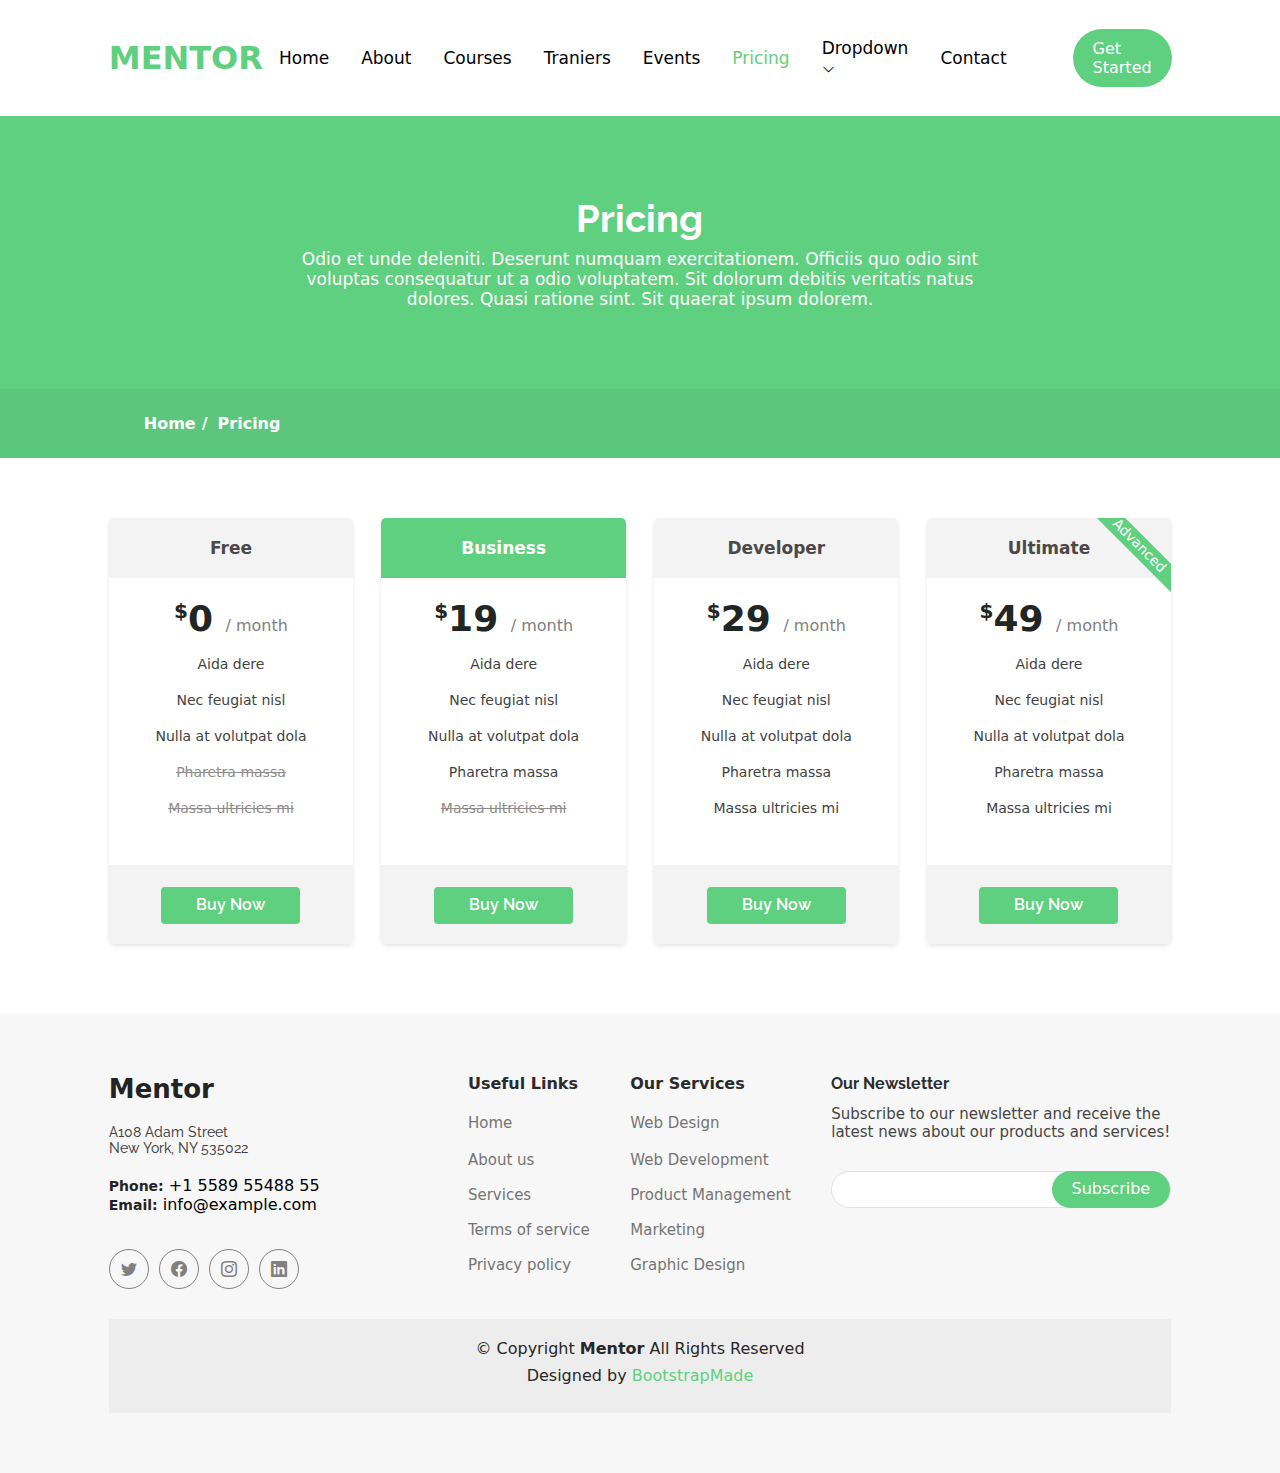
<file: sections/pricing.html>
<!DOCTYPE html>
<html lang="en">
  <head>
    <meta charset="UTF-8" />
    <meta name="viewport" content="width=device-width, initial-scale=1.0" />
    <title>Mentor</title>
    <link rel="stylesheet" href="../style.css" />

    <link
      rel="stylesheet"
      href="https://cdn.jsdelivr.net/npm/bootstrap-icons@1.11.3/font/bootstrap-icons.min.css"
    />
    <link
      rel="stylesheet"
      href="https://cdnjs.cloudflare.com/ajax/libs/font-awesome/4.7.0/css/font-awesome.min.css"
    />
  </head>
  <body>
    <!-- -----start header ----- -->

    <header>
      <div class="container">
        <div class="head-row">
          <div class="head-logo">
            <h1>MENTOR</h1>
          </div>
          <nav id="nav-links">
            <ul>
              <li><a href="../index.html">Home</a></li>
              <li><a href="about.html">About</a></li>
              <li><a href="courses.html">Courses</a></li>
              <li><a href="traniers.html">Traniers</a></li>
              <li><a href="events.html">Events</a></li>
              <li><a href="#" class="active">Pricing</a></li>
              <li>
                <a href="#">Dropdown <i class="bi bi-chevron-down"></i></a>
                <div class="drop-down-menu">
                  <ul>
                    <li><a href="#">Dropdown 1</a></li>
                    <li class="deep-down">
                      <a href="#"
                        >Deep Dropdown<i class="bi bi-chevron-down"></i
                      ></a>
                      <div class="drop-down-menu1">
                        <ul>
                          <li><a href="#">Deep Dropdown 1</a></li>
                          <li><a href="#">Deep Dropdown 2</a></li>
                          <li><a href="#">Deep Dropdown 3</a></li>
                          <li><a href="#">Deep Dropdown 4</a></li>
                          <li><a href="#">Deep Dropdown 5</a></li>
                        </ul>
                      </div>
                    </li>
                    <li><a href="#">Dropdown 2</a></li>
                    <li><a href="#">Dropdown 3</a></li>
                    <li><a href="#">Dropdown 4</a></li>
                  </ul>
                </div>
              </li>
              <li><a href="contact.html">Contact</a></li>
            </ul>
          </nav>
          <a class="head-btn" href="#">Get Started</a>
          <i class="bi bi-list" onclick="openMenu()" id="open"></i>
          <i class="bi bi-x" onclick="hideMenu()" id="close"></i>
        </div>
      </div>
    </header>

    <!-- -----end header ----- -->
    <section id="about">
      <div class="container">
        <div class="heading">
          <div class="heading-col">
            <h1>Pricing</h1>
            <p>
              Odio et unde deleniti. Deserunt numquam exercitationem. Officiis
              quo odio sint voluptas consequatur ut a odio voluptatem. Sit
              dolorum debitis veritatis natus dolores. Quasi ratione sint. Sit
              quaerat ipsum dolorem.
            </p>
          </div>
        </div>
      </div>
      <div class="page-title">
        <div class="container">
          <ul class="ul">
            <li><a class="page-title1" href="../index.html">Home</a></li>
            <li><a class="page-title1" href="#">Pricing</a></li>
          </ul>
        </div>
      </div>
    </section>
    <!-- ----- details ----- -->

    <section id="pricing">
      <div class="container">
        <div class="pricing-row">
          <div class="pricing-col">
            <div class="pricing-item">
              <h3>Free</h3>
              <h4><sup>$</sup>0 <span>/ month</span></h4>
              <ul class="price-ul">
                <li>Aida dere</li>
                <li>Nec feugiat nisl</li>
                <li>Nulla at volutpat dola</li>
                <li class="del">Pharetra massa</li>
                <li class="del">Massa ultricies mi</li>
              </ul>
              <div class="buynow">
                <a href="#" class="buy-btn">Buy Now</a>
              </div>
            </div>
          </div>
          <div class="pricing-col">
            <div class="pricing-item">
              <h3 class="business">Business</h3>
              <h4><sup>$</sup>19 <span>/ month</span></h4>
              <ul class="price-ul">
                <li>Aida dere</li>
                <li>Nec feugiat nisl</li>
                <li>Nulla at volutpat dola</li>
                <li>Pharetra massa</li>
                <li class="del">Massa ultricies mi</li>
              </ul>
              <div class="buynow">
                <a href="#" class="buy-btn">Buy Now</a>
              </div>
            </div>
          </div>
          <div class="pricing-col">
            <div class="pricing-item">
              <h3>Developer</h3>
              <h4><sup>$</sup>29 <span>/ month</span></h4>
              <ul class="price-ul">
                <li>Aida dere</li>
                <li>Nec feugiat nisl</li>
                <li>Nulla at volutpat dola</li>
                <li>Pharetra massa</li>
                <li>Massa ultricies mi</li>
              </ul>
              <div class="buynow">
                <a href="#" class="buy-btn">Buy Now</a>
              </div>
            </div>
          </div>
          <div class="pricing-col">
            <div class="pricing-item">
              <span class="Advanced">Advanced</span>
              <h3>Ultimate</h3>
              <h4><sup>$</sup>49 <span>/ month</span></h4>
              <ul class="price-ul">
                <li>Aida dere</li>
                <li>Nec feugiat nisl</li>
                <li>Nulla at volutpat dola</li>
                <li>Pharetra massa</li>
                <li>Massa ultricies mi</li>
              </ul>
              <div class="buynow">
                <a href="#" class="buy-btn">Buy Now</a>
              </div>
            </div>
          </div>
        </div>
      </div>
    </section>

    <section id="footer-section">
      <div class="container">
        <div class="footer-row">
          <div class="foot-col3">
            <h1>Mentor</h1>
            <p class="address">A108 Adam Street <br />New York, NY 535022</p>

            <div class="contact">
              <p><strong>Phone:</strong><span> +1 5589 55488 55</span></p>
              <p><strong>Email:</strong><span> info@example.com</span></p>
            </div>
            <div class="icons">
              <i class="bi bi-twitter" aria-hidden="true"></i>
              <i class="bi bi-facebook"></i>
              <i class="bi bi-instagram" aria-hidden="true"></i>
              <i class="bi bi-linkedin"></i>
            </div>
          </div>
          <div class="foot-col2">
            <h4>Useful Links</h4>
            <ul>
              <li class="l1"><a href="#">Home</a></li>
              <li><a href="#">About us</a></li>
              <li><a href="#">Services</a></li>
              <li><a href="#">Terms of service</a></li>
              <li><a href="#">Privacy policy</a></li>
            </ul>
          </div>
          <div class="foot-col2">
            <h4>Our Services</h4>
            <ul>
              <li class="l1"><a href="#">Web Design</a></li>
              <li><a href="#">Web Development</a></li>
              <li><a href="#">Product Management</a></li>
              <li><a href="#">Marketing</a></li>
              <li><a href="#">Graphic Design</a></li>
            </ul>
          </div>
          <div class="foot-col">
            <h4>Our Newsletter</h4>
            <p>
              Subscribe to our newsletter and receive the latest news about our
              products and services!
            </p>
            <form action="#">
              <input class="email" type="email" required />
              <input class="subscribe" type="submit" value="Subscribe" />
            </form>
          </div>
        </div>
        <div class="copy">
          <p>
            <span>© Copyright <strong>Mentor</strong> All Rights Reserved</span>
          </p>
          <p>
            <span>Designed by <a href="#">BootstrapMade</a></span>
          </p>
        </div>
      </div>
    </section>

    <a href="#" class="to-top">
      <i class="bi bi-arrow-up" aria-hidden="true"></i>
    </a>

    <script>
      var navLinks = document.getElementById("nav-links");
      var close = document.getElementById("close");
      var open = document.getElementById("open");

      function hideMenu() {
        navLinks.style.display = "none";
        close.style.display = "none";
        open.style.display = "block";
      }
      function openMenu() {
        navLinks.style.display = "block";
        close.style.display = "block";
        open.style.display = "none";
      }

         // to-top button

      const toTop = document.querySelector(".to-top");
      window.addEventListener("scroll", () => {
        if (window.scrollY > 100) {
          toTop.classList.add("active");
        } else {
          toTop.classList.remove("active");
        }
      });
    </script>
  </body>
</html>
</file>
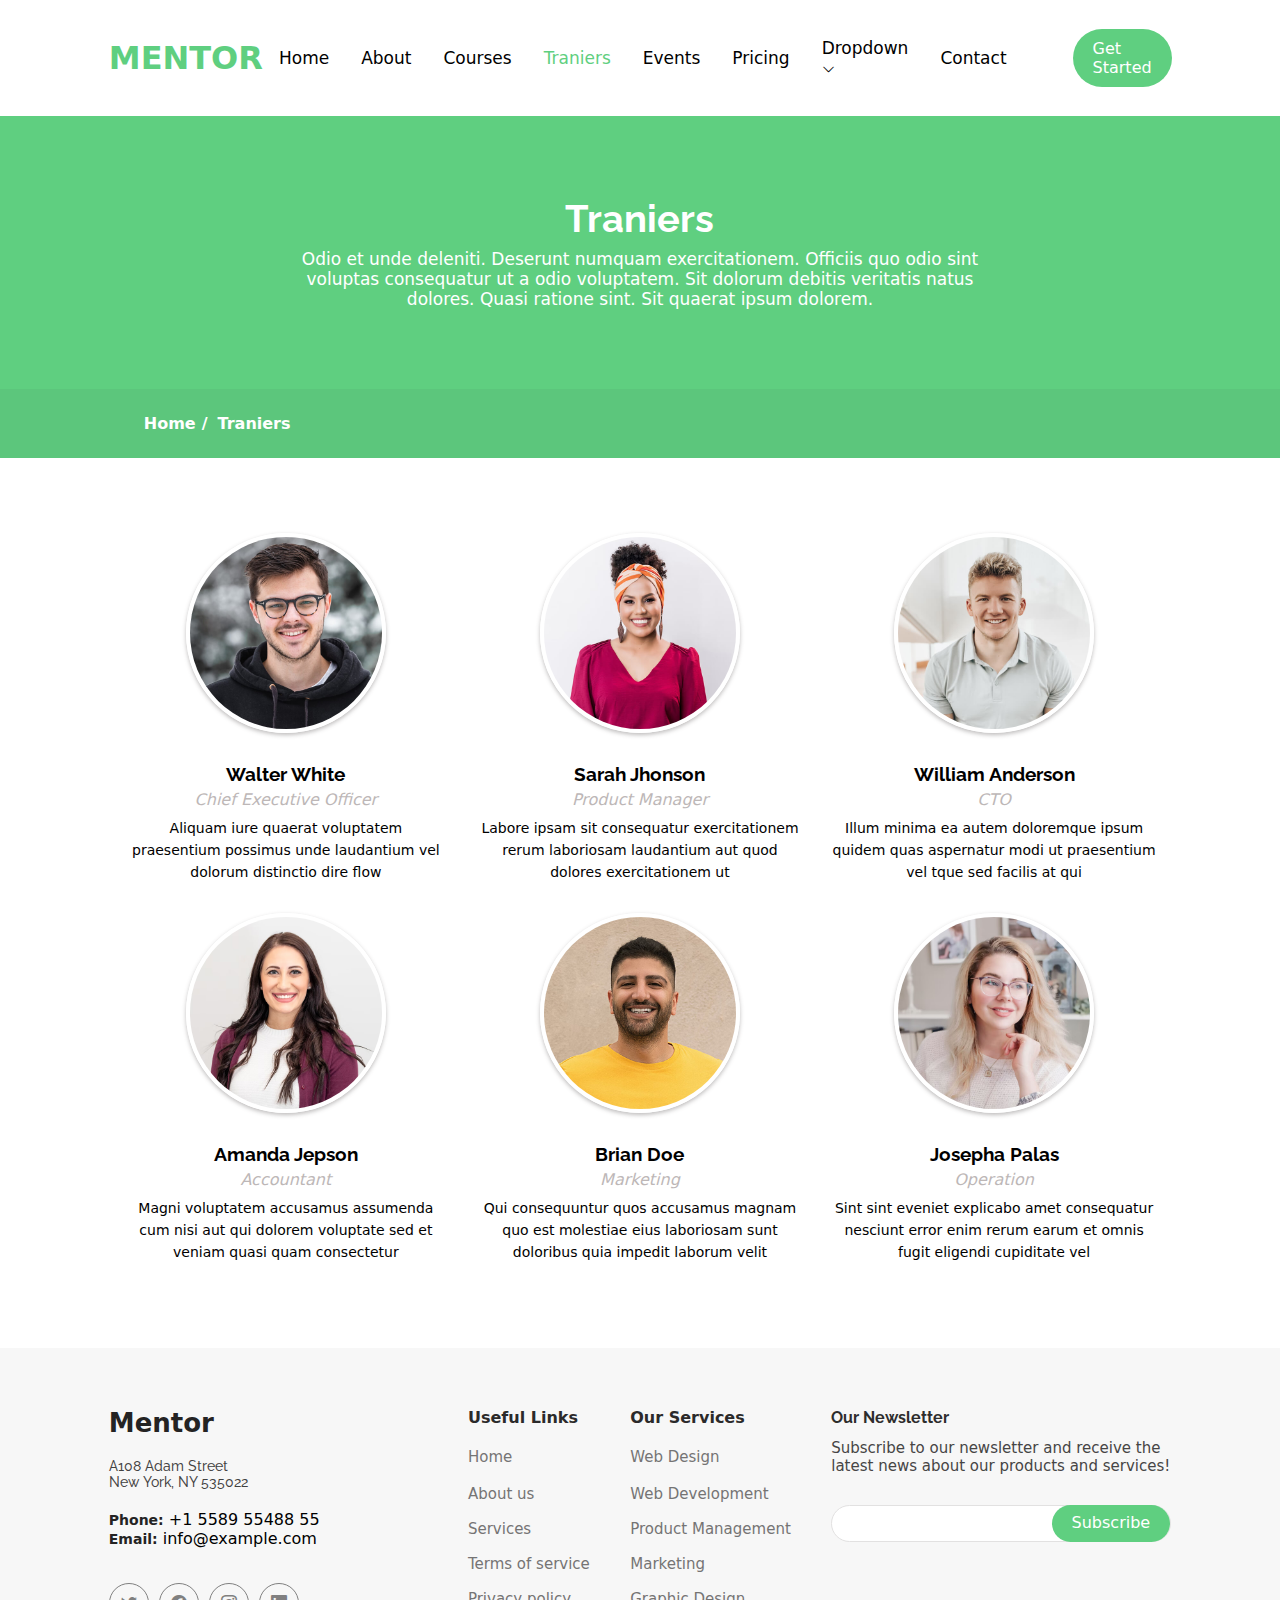
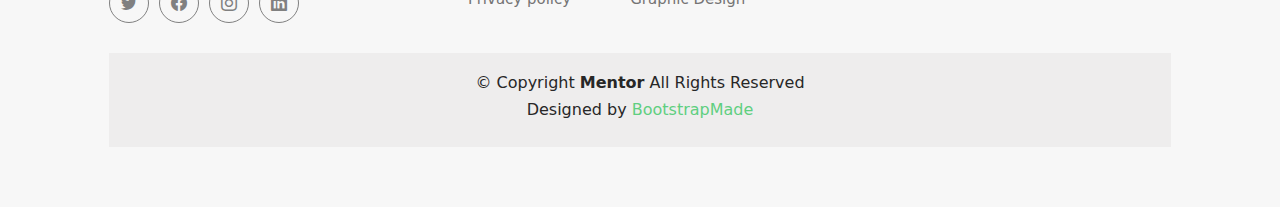
<file: sections/traniers.html>
<!DOCTYPE html>
<html lang="en">
  <head>
    <meta charset="UTF-8" />
    <meta name="viewport" content="width=device-width, initial-scale=1.0" />
    <title>Mentor</title>
    <link rel="stylesheet" href="../style.css" />

    <link
      rel="stylesheet"
      href="https://cdn.jsdelivr.net/npm/bootstrap-icons@1.11.3/font/bootstrap-icons.min.css"
    />
    <link
      rel="stylesheet"
      href="https://cdnjs.cloudflare.com/ajax/libs/font-awesome/4.7.0/css/font-awesome.min.css"
    />
  </head>
  <body>
    <!-- -----start header ----- -->

    <header>
      <div class="container">
        <div class="head-row">
          <div class="head-logo">
            <h1>MENTOR</h1>
          </div>
          <nav id="nav-links">
            <ul>
              <li><a href="../index.html">Home</a></li>
              <li><a href="about.html">About</a></li>
              <li><a href="courses.html">Courses</a></li>
              <li><a href="#" class="active">Traniers</a></li>
              <li><a href="events.html">Events</a></li>
              <li><a href="pricing.html">Pricing</a></li>
              <li>
                <a href="#">Dropdown <i class="bi bi-chevron-down"></i></a>
                <div class="drop-down-menu">
                  <ul>
                    <li><a href="#">Dropdown 1</a></li>
                    <li class="deep-down">
                      <a href="#"
                        >Deep Dropdown<i class="bi bi-chevron-down"></i
                      ></a>
                      <div class="drop-down-menu1">
                        <ul>
                          <li><a href="#">Deep Dropdown 1</a></li>
                          <li><a href="#">Deep Dropdown 2</a></li>
                          <li><a href="#">Deep Dropdown 3</a></li>
                          <li><a href="#">Deep Dropdown 4</a></li>
                          <li><a href="#">Deep Dropdown 5</a></li>
                        </ul>
                      </div>
                    </li>
                    <li><a href="#">Dropdown 2</a></li>
                    <li><a href="#">Dropdown 3</a></li>
                    <li><a href="#">Dropdown 4</a></li>
                  </ul>
                </div>
              </li>
              <li><a href="contact.html">Contact</a></li>
            </ul>
          </nav>
          <a class="head-btn" href="#">Get Started</a>
          <i class="bi bi-list" onclick="openMenu()" id="open"></i>
          <i class="bi bi-x" onclick="hideMenu()" id="close"></i>
        </div>
      </div>
    </header>

    <!-- -----end header ----- -->
    <section id="about">
      <div class="container">
        <div class="heading">
          <div class="heading-col">
            <h1>Traniers</h1>
            <p>
              Odio et unde deleniti. Deserunt numquam exercitationem. Officiis
              quo odio sint voluptas consequatur ut a odio voluptatem. Sit
              dolorum debitis veritatis natus dolores. Quasi ratione sint. Sit
              quaerat ipsum dolorem.
            </p>
          </div>
        </div>
      </div>
      <div class="page-title">
        <div class="container">
          <ul class="ul">
            <li><a class="page-title1" href="../index.html">Home</a></li>
            <li><a class="page-title1" href="#">Traniers</a></li>
          </ul>
        </div>
      </div>
    </section>
    <!-- ----- details ----- -->

    <section id="team-section">
      <div class="container">
        <div class="col">
          <div class="team-row">
            <div class="card-1">
              <div class="image">
                <img src="../images/team-1.jpg" alt="" />
                <div class="circle">
                  <div class="icon">
                    <i class="fa fa-twitter" aria-hidden="true"></i>
                    <i class="fa fa-facebook-square" aria-hidden="true"></i>
                    <i class="fa fa-instagram" aria-hidden="true"></i>
                    <i class="fa fa-linkedin-square" aria-hidden="true"></i>
                  </div>
                </div>
              </div>

              <h3>Walter White</h3>
              <p class="s1">Chief Executive Officer</p>
              <p class="s2">
                Aliquam iure quaerat voluptatem praesentium possimus unde
                laudantium vel dolorum distinctio dire flow
              </p>
            </div>
            <div class="card-1">
              <div class="image">
                <img src="../images/team-2.jpg" alt="" />
                <div class="circle">
                  <div class="icon">
                    <i class="fa fa-twitter" aria-hidden="true"></i>
                    <i class="fa fa-facebook-square" aria-hidden="true"></i>
                    <i class="fa fa-instagram" aria-hidden="true"></i>
                    <i class="fa fa-linkedin-square" aria-hidden="true"></i>
                  </div>
                </div>
              </div>

              <h3>Sarah Jhonson</h3>
              <p class="s1">Product Manager</p>
              <p class="s2">
                Labore ipsam sit consequatur exercitationem rerum laboriosam
                laudantium aut quod dolores exercitationem ut
              </p>
            </div>
            <div class="card-1">
              <div class="image">
                <img src="../images/team-3.jpg" alt="" />
                <div class="circle">
                  <div class="icon">
                    <i class="fa fa-twitter" aria-hidden="true"></i>
                    <i class="fa fa-facebook-square" aria-hidden="true"></i>
                    <i class="fa fa-instagram" aria-hidden="true"></i>
                    <i class="fa fa-linkedin-square" aria-hidden="true"></i>
                  </div>
                </div>
              </div>

              <h3>William Anderson</h3>
              <p class="s1">CTO</p>
              <p class="s2">
                Illum minima ea autem doloremque ipsum quidem quas aspernatur
                modi ut praesentium vel tque sed facilis at qui
              </p>
            </div>
            <div class="card-1">
              <div class="image">
                <img src="../images/team-4.jpg" alt="" />
                <div class="circle">
                  <div class="icon">
                    <i class="fa fa-twitter" aria-hidden="true"></i>
                    <i class="fa fa-facebook-square" aria-hidden="true"></i>
                    <i class="fa fa-instagram" aria-hidden="true"></i>
                    <i class="fa fa-linkedin-square" aria-hidden="true"></i>
                  </div>
                </div>
              </div>

              <h3>Amanda Jepson</h3>
              <p class="s1">Accountant</p>
              <p class="s2">
                Magni voluptatem accusamus assumenda cum nisi aut qui dolorem
                voluptate sed et veniam quasi quam consectetur
              </p>
            </div>
            <div class="card-1">
              <div class="image">
                <img src="../images/team-5.jpg" alt="" />
                <div class="circle">
                  <div class="icon">
                    <i class="fa fa-twitter" aria-hidden="true"></i>
                    <i class="fa fa-facebook-square" aria-hidden="true"></i>
                    <i class="fa fa-instagram" aria-hidden="true"></i>
                    <i class="fa fa-linkedin-square" aria-hidden="true"></i>
                  </div>
                </div>
              </div>

              <h3>Brian Doe</h3>
              <p class="s1">Marketing</p>
              <p class="s2">
                Qui consequuntur quos accusamus magnam quo est molestiae eius
                laboriosam sunt doloribus quia impedit laborum velit
              </p>
            </div>
            <div class="card-1">
              <div class="image">
                <img src="../images/team-6.jpg" alt="" />
                <div class="circle">
                  <div class="icon">
                    <i class="fa fa-twitter" aria-hidden="true"></i>
                    <i class="fa fa-facebook-square" aria-hidden="true"></i>
                    <i class="fa fa-instagram" aria-hidden="true"></i>
                    <i class="fa fa-linkedin-square" aria-hidden="true"></i>
                  </div>
                </div>
              </div>

              <h3>Josepha Palas</h3>
              <p class="s1">Operation</p>
              <p class="s2">
                Sint sint eveniet explicabo amet consequatur nesciunt error enim
                rerum earum et omnis fugit eligendi cupiditate vel
              </p>
            </div>
          </div>
        </div>
      </div>
    </section>

    <section id="footer-section">
      <div class="container">
        <div class="footer-row">
          <div class="foot-col3">
            <h1>Mentor</h1>
            <p class="address">A108 Adam Street <br />New York, NY 535022</p>

            <div class="contact">
              <p><strong>Phone:</strong><span> +1 5589 55488 55</span></p>
              <p><strong>Email:</strong><span> info@example.com</span></p>
            </div>
            <div class="icons">
              <i class="bi bi-twitter" aria-hidden="true"></i>
              <i class="bi bi-facebook"></i>
              <i class="bi bi-instagram" aria-hidden="true"></i>
              <i class="bi bi-linkedin"></i>
            </div>
          </div>
          <div class="foot-col2">
            <h4>Useful Links</h4>
            <ul>
              <li class="l1"><a href="#">Home</a></li>
              <li><a href="#">About us</a></li>
              <li><a href="#">Services</a></li>
              <li><a href="#">Terms of service</a></li>
              <li><a href="#">Privacy policy</a></li>
            </ul>
          </div>
          <div class="foot-col2">
            <h4>Our Services</h4>
            <ul>
              <li class="l1"><a href="#">Web Design</a></li>
              <li><a href="#">Web Development</a></li>
              <li><a href="#">Product Management</a></li>
              <li><a href="#">Marketing</a></li>
              <li><a href="#">Graphic Design</a></li>
            </ul>
          </div>
          <div class="foot-col">
            <h4>Our Newsletter</h4>
            <p>
              Subscribe to our newsletter and receive the latest news about our
              products and services!
            </p>
            <form action="#">
              <input class="email" type="email" required />
              <input class="subscribe" type="submit" value="Subscribe" />
            </form>
          </div>
        </div>
        <div class="copy">
          <p>
            <span>© Copyright <strong>Mentor</strong> All Rights Reserved</span>
          </p>
          <p>
            <span>Designed by <a href="#">BootstrapMade</a></span>
          </p>
        </div>
      </div>
    </section>

    <a href="#" class="to-top">
      <i class="bi bi-arrow-up" aria-hidden="true"></i>
    </a>

    <script>
      var navLinks = document.getElementById("nav-links");
      var close = document.getElementById("close");
      var open = document.getElementById("open");

      function hideMenu() {
        navLinks.style.display = "none";
        close.style.display = "none";
        open.style.display = "block";
      }
      function openMenu() {
        navLinks.style.display = "block";
        close.style.display = "block";
        open.style.display = "none";
      }

      // to-top button

      const toTop = document.querySelector(".to-top");
      window.addEventListener("scroll", () => {
        if (window.scrollY > 100) {
          toTop.classList.add("active");
        } else {
          toTop.classList.remove("active");
        }
      });
    </script>
  </body>
</html>
</file>
<file: style.css>
@import url("https://fonts.googleapis.com/css2?family=Raleway:ital,wght@0,100..900;1,100..900&display=swap");

* {
  margin: 0;
  padding: 0;
  box-sizing: border-box;
  font-family: system-ui, -apple-system, BlinkMacSystemFont, "Segoe UI", Roboto,
    Oxygen, Ubuntu, Cantarell, "Open Sans", "Helvetica Neue", Raleway,
    sans-serif;
}

/* ------nav bar -------- */
html {
  scroll-behavior: smooth;
}
.container {
  width: 83%;
  margin: auto;
}

header {
  position: sticky;
  top: 0;
  background-color: #fff;
  width: 100%;
  z-index: 1;
  /* box-shadow: rgba(0 2px 4px rgba(0, 0, 0, 0.5)); */
}
.head-row {
  padding: 20px 0;
  display: flex;
  align-items: center;
  justify-content: space-between;
}
.head-logo {
  flex: 1;
}
.head-logo h1 {
  color: #5fcf80;
}
nav ul {
  list-style: none;
  display: flex;
  align-items: center;
}
nav ul li {
  padding: 18px 16px;
  position: relative;
}
nav ul li .bi-chevron-down {
  font-size: 13px;
}
nav ul li a {
  text-decoration: none;
  font-size: 17px;
  color: black;
  font-weight: 400;

  transition: all 0.4s;
}

nav ul li a:hover,
nav ul li a.active {
  color: #5fcf80;
}
.drop-down-menu {
  display: none;
}
nav ul li:hover .drop-down-menu {
  display: block;
  position: absolute;
  left: 0;
  top: 100%;
  background-color: #fff;
}

nav ul li:hover .drop-down-menu ul {
  display: block;
}
nav ul li:hover .drop-down-menu ul li {
  width: 200px;
  padding: 10px 15px 10px;
}
.deep-down .bi-chevron-down {
  float: right;
  padding-top: 3px;
  margin-left: 10px;
}
.drop-down-menu1 {
  display: none;
}

.drop-down-menu ul li:hover .drop-down-menu1 {
  display: block;
  position: absolute;
  top: 0;
  right: 95%;
  background-color: #fff;
}

.head-btn {
  text-decoration: none;
  color: #fff;
  border: 0;
  outline: 0;
  margin-left: 50px;
  font-size: 16px;
  font-weight: 400;
  padding: 10px 20px;
  border-radius: 50px;
  background-color: #5fcf80;
  transition: 0.5s;
}
.head-btn:hover {
  background-color: #85cc9c;
}

/* -----banner section------ */

#banner-section {
  min-height: 80vh;
  width: 100%;
  background: linear-gradient(rgba(0, 0, 0, 0.4), rgba(0, 0, 0, 0.4)),
    url(images/hero-bg.jpg);
  background-repeat: no-repeat;
  background-position: center;
  background-size: cover;

  display: flex;
  align-items: center;
}
.blur {
  background: rgba(0, 0, 0, 0.5);
}

.banner-head {
  color: #fff;
}

.banner-head h2 {
  font-size: 48px;
  font-weight: 700;
  line-height: 1.2;
}
.banner-head p {
  font-size: 24px;
  margin: 10px 0 70px;
  font-weight: 400;
}

.banner-head a {
  text-decoration: none;
  color: #fff;
  font-size: 18px;
  padding: 8px 35px 10px;
  border-radius: 50px;
  border: 2px solid #fff;
  transition: 0.5s;
}
.banner-head a:hover {
  background-color: #5fcf80;
  border: 2px solid #5fcf80;
}

/* Responsive for banner section */

@media (max-width: 600px) {
  .head-logo h1 {
    font-size: 25px;
  }
  .head-btn {
    font-size: 12px;
    padding: 6px 12px;
    margin-left: 0;
  }
  .banner-head h2 {
    font-size: 26px;
    font-weight: 700;
    line-height: 1.2;
  }
  .banner-head p {
    font-size: 16px;
    margin: 10px 0 70px;
    font-weight: 400;
  }
  nav ul {
    display: block;
  }
  nav {
    position: absolute;
    background: #fff;
    width: 85%;
    top: 90%;
  }
  .head-row {
    padding: 10px 0;
  }
  .head-row nav {
    display: none;
  }
  nav ul li:hover .drop-down-menu ul {
    display: none;
  }
  .head-row .bi-list {
    display: block;
    color: black;
    margin: 14px;
    font-size: 22px;
    cursor: pointer;
  }
  .head-row .bi-x {
    display: none;
    position: absolute;
    color: black;
    font-size: 30px;
    top: 80%;
    right: 6%;
    cursor: pointer;
  }
}
@media (min-width: 601px) and (max-width: 1224px) {
  .container {
    width: 90%;
    margin: auto;
  }

  .head-logo h1 {
    font-size: 30px;
  }
  .head-btn {
    font-size: 14px;
    padding: 6px 12px;
    margin-left: 0;
  }
  .banner-head h2 {
    font-size: 26px;
    font-weight: 700;
    line-height: 1.2;
  }
  .banner-head p {
    font-size: 16px;
    margin: 10px 0 70px;
    font-weight: 400;
  }
  nav ul {
    display: block;
  }
  nav {
    display: none;
    position: absolute;
    background: #fff;
    width: 90%;
    top: 80%;
  }
  .head-row {
    padding: 10px 0;
  }

  nav ul li:hover .drop-down-menu ul {
    display: none;
  }
  .head-row .bi-list {
    display: block;
    color: black;
    margin: 14px;
    font-size: 22px;
    cursor: pointer;
  }
  .head-row .bi-x {
    display: none;
    cursor: pointer;
    position: absolute;
    color: black;
    font-size: 30px;
    top: 90%;
    right: 6%;
  }
}
@media (min-width: 1225px) {
  .head-row .bi-list {
    display: none;
  }
  .head-row .bi-x {
    display: none;
  }
}

/* ---details----- */

#details {
  padding-top: 80px;
  padding-bottom: 80px;
}
.row {
  display: flex;

  justify-content: space-between;
}
.details-col {
  width: 50%;
}
.details-col h3 {
  font-size: 2rem;
  font-weight: 700;
  color: #37423b;
  margin-bottom: 10px;
}
.details-col p {
  font-style: italic;
  font-size: 17px;
  color: #373b39;
  font-weight: 400;
  margin-bottom: 20px;
}
.details-col ul {
  margin-bottom: 20px;
}
.details-col ul li {
  list-style: none;
  display: flex;
  gap: 10px;
  padding: 0 10px 3px 0;
}
.details-col ul li i {
  font-size: 20px;
  color: #5fcf80;
}
.details-col ul li p {
  font-weight: 400;
  font-style: normal;
  color: black;
}

.move a {
  text-decoration: none;
  color: #fff;
  font-size: 18px;
  font-weight: 400;
  padding: 12px 50px 12px 30px;
  border-radius: 50px;
  background-color: #5fcf80;
  transition: 0.5s;
}

.move a:hover {
  background-color: #85cc9c;
}

.move .bi-arrow-right {
  font-size: 17px;
  color: #fff;
  transition: 0.5s;
}

.details-col img {
  width: 100%;
}

/* Responsive for details section */

@media (max-width: 600px) {
  .row {
    flex-direction: column-reverse;
  }
  .details-col {
    width: 100%;
  }
}
@media (min-width: 601px) and (max-width: 1224px) {
  .row {
    flex-direction: column-reverse;
  }
  .details-col {
    width: 100%;
  }
}
@media (max-width: 1225px) {
  .details-col {
    width: 100%;
  }
}

/* ****** count section ****** */
#count {
  padding-top: 40px;
  padding-bottom: 40px;
  background-color: #f5f5f5;
}
.count-row {
  display: flex;
  flex-wrap: wrap;
  align-items: center;
  justify-content: space-between;
}
.count-col {
  width: 25%;
}
.count-item {
  padding: 30px;
  text-align: center;
}
.count-item span {
  font-size: 48px;
  color: #5fcf80;
  font-weight: 700;
}
.count-item p {
  color: #5f5d5d;
  font-size: 17px;
  font-weight: 400;
}

@media (max-width: 600px) {
  .count-row {
    flex-direction: column;
  }
  .count-col {
    width: 100%;
  }
}
@media (min-width: 601px) and (max-width: 1224px) {
  .count-col {
    width: 50%;
  }
}

#why-us {
  padding-top: 60px;
  padding-bottom: 60px;
}
.whyrow {
  max-width: 100%;
}
.why-us-row {
  display: flex;
  justify-content: space-between;
  flex-wrap: wrap;
}
.why-us-col {
  width: 30%;
  padding: 30px;
  background-color: #5fcf80;
  text-align: center;
}
.why-us-col h1 {
  font-weight: 700;
  font-size: 34px;
  margin-bottom: 30px;
  color: #fff;
  text-align: left;
}
.why-us-col p {
  font-size: 17px;
  color: #fff;
  margin-bottom: 30px;
  text-align: left;
}
.why-us-col a {
  text-decoration: none;
  color: #fff;
  font-size: 16px;
  padding: 8px 40px 10px;
  background-color: #9cd6ae;
  border-radius: 50px;
  transition: 0.5s;
}
.why-us-col a:hover {
  color: #5fcf80;
  background-color: #fff;
}

.why-us-col2 {
  width: 23%;
  padding: 40px;
  border: 1px solid rgb(226, 225, 225);
  text-align: center;
  display: flex;
  flex-direction: column;
  align-items: center;
}
.why-us-col2 .icon {
  margin-bottom: 30px;
  padding: 20px 0 0 0;
}
.why-us-col2 i {
  font-size: 35px;
  padding: 10px 15px;
  border-radius: 50%;
  background-color: #f5fff6;
  color: #5fcf80;
  transition: 0.5s;
}
.why-us-col2:hover i {
  color: #fff;
  background-color: #5fcf80;
}
.why-us-col2 h4 {
  font-size: 20px;
  color: #37423b;
}
.whyusdes {
  margin-bottom: 30px;
}

.why-us-col2 p {
  color: #5f5d5d;
}

@media (max-width: 600px) {
  .why-us-row {
    flex-direction: column;

    gap: 20px;
  }
  .why-us-col {
    width: 100%;
  }
  .why-us-col2 {
    width: 100%;
  }
}
@media (min-width: 601px) and (max-width: 1223px) {
  .why-us-row {
    flex-direction: column;

    gap: 20px;
  }

  .why-us-col {
    width: 100%;
  }
  .why-us-col2 {
    width: 100%;
  }
}
/* -----Features section------- */
#features {
  padding: 10px 0;
}
.feature-row {
  display: flex;
  flex-wrap: wrap;
  justify-content: space-between;
}
.feature-col {
  width: 23%;
  border: 1px solid rgb(226, 225, 225);
  padding: 0 12px;
  margin-top: 24px;
  transition: 0.5s;
}
.feature-col:hover {
  border: 1px solid #5fcf80;
}
.feature-item {
  display: flex;
  align-items: center;
  padding: 20px 20px 20px 10px;
}

.feature-item i {
  font-size: 32px;

  padding-right: 10px;
  line-height: 0;
}
.feature-item .bi-eye {
  color: #ffbb2c;
}
.feature-item h3 {
  line-height: 0;
}
.feature-item h3 a {
  font-size: 17px;
  font-weight: 700;
  text-decoration: none;
  color: #373b39;
  transition: 0.5s;
}
.feature-col:hover .feature-item h3 a {
  color: #5fcf80;
}
.bi-infinity {
  color: #5578ff;
}
.bi-mortarboard {
  color: #e80368;
}
.bi-nut {
  color: #e361ff;
}
.bi-shuffle {
  color: #47aeff;
}
.bi-star {
  color: #ffa76e;
}
.bi-x-diamond {
  color: #11dbcf;
}
.bi-camera-video {
  color: #4233ff;
}
.bi-command {
  color: #b2904f;
}
.bi-dribbble {
  color: #b20969;
}
.bi-activity {
  color: #ff5828;
}
.bi-brightness-high {
  color: #29cc61;
}

@media (max-width: 600px) {
  .feature-row {
    flex-direction: column;
  }
  .feature-col {
    width: 100%;
  }
}
@media (min-width: 601px) and (max-width: 1224px) {
  .feature-col {
    width: 30%;
  }
  .feature-item {
    padding: 8px 0;
  }
}

/* -----courses ------- */

#course {
  padding-top: 60px;
  padding-bottom: 60px;
}
.course-details {
  padding: 0 10px 60px 0;
}
.course-details h2 {
  font-size: 14px;
  font-weight: 500;
  padding: 0;
  line-height: 1px;
  letter-spacing: 1.5px;
  color: #444444;
}
.course-details h2::after {
  content: "";
  width: 120px;
  height: 2px;
  margin: 4px 10px;
  display: inline-block;
  background: #5fcf80;
}
.course-details P {
  color: #37423b;
  margin: 0;
  font-size: 36px;
  font-weight: 700;
  font-family: "Poppins", sans-serif;
}

.course-row {
  display: flex;
  justify-content: space-between;
  flex-wrap: wrap;
}

.course-col {
  width: 32%;
  border: 1px solid rgb(226, 225, 225);
  border-radius: 5px;
}
.course-col img {
  width: 100%;
}

.course-content {
  padding: 15px;
}
.c1 {
  display: flex;
  justify-content: space-between;
  margin-bottom: 1rem;
}
.c1 .catagory {
  background-color: #5fcf80;
  color: #fff;
  font-size: 14px;
  padding: 6px 14px;
  border-radius: 5px;
}
.c1 .price {
  font-size: 18px;
  font-weight: 700;
  color: #3b3b3b;
}
.course-content h3 {
  font-size: 20px;
  font-weight: 700;
  margin-bottom: 0.5rem;
}
.course-content h3 a:hover {
  color: #5fcf80;
}
.course-content h3 a {
  text-decoration: none;
  color: #37423b;
  transition: 0.5s;
}
.course-content .description {
  font-size: 16px;
  color: #948f8f;
  margin-bottom: 1rem;
}
.traniers {
  padding-top: 15px;
  border-top: 1px solid rgb(226, 225, 225);
  display: flex;
  justify-content: space-between;
  align-items: center;
}
.traniers .profile {
  display: flex;
  align-items: center;
}
.traniers .profile img {
  width: 50px;
  height: 50px;
  border-radius: 50%;
}
.traniers a {
  padding-left: 10px;
  font-size: 16px;
  font-weight: 600;
  color: #444444;
  text-decoration: none;
}
.traniers .followers {
  display: flex;
  align-items: center;
  gap: 7px;
}
.followers {
  color: rgb(173, 171, 171);
}
.followers .bi-person {
  font-size: 22px;
}
.followers .bi-heart {
  font-size: 18px;
}
.followers p {
  font-size: 18px;
}

@media (max-width: 600px) {
  .course-row {
    flex-direction: column;
    gap: 20px;
  }
  .course-col {
    width: 100%;
  }
}
@media (min-width: 601px) and (max-width: 1224px) {
  .course-row {
    flex-direction: row;
    gap: 20px;
  }
  .course-col {
    width: 47.4%;
  }
}

/* ---tranires-section ---*/

#tranier-section {
  padding-top: 60px;
  padding-bottom: 60px;
}
.tranier-row {
  display: flex;
  justify-content: space-between;
}
.tranier-col {
  width: 32%;
  border: 1px solid rgb(226, 225, 225);
}
.tranier-col img {
  width: 100%;
  margin-bottom: 30px;
}
.member {
  padding: 0 20px 30px 20px;
  text-align: center;
}
.member h4 {
  font-size: 18px;
  font-weight: 700;
  margin-bottom: 2px;
  font-family: "Raleway", sans-serif;
  color: #37423b;
}
.member .m1 {
  font-style: italic;
  font-size: 13px;
  color: #444444;
}
.member .m2 {
  padding-top: 10px;
  font-size: 14px;
  font-style: italic;
  color: #9c9797;
  margin-bottom: 1rem;
}
.social {
  margin-top: 15px;
}
.social a {
  color: #8f8c8c;
  transition: 0.5s;
}
.social a i {
  font-size: 18px;
  margin: 0 2px;
}
.social a:hover {
  color: #5fcf80;
}

@media (max-width: 600px) {
  .tranier-row {
    flex-direction: column;
    gap: 25px;
  }
  .tranier-col {
    width: 100%;
  }
}
@media (min-width: 601px) and (max-width: 1224px) {
  .tranier-row {
    flex-wrap: wrap;
    gap: 25px;
  }
  .tranier-col {
    width: 48%;
  }
}

/* ----footer section ---- */

#footer-section {
  margin-top: 10px;
  background-color: #f7f7f7;
  padding: 60px 0;
}
.footer-row {
  display: flex;
  justify-content: space-between;
}
.foot-col3 {
  width: 30%;
}
.foot-col {
  width: 32%;
}
.foot-col3 h1 {
  font-size: 26px;
  font-weight: 700;
  color: rgb(36, 35, 35);
  margin-bottom: 20px;
}
.foot-col3 .address {
  font-size: 14px;
  color: rgb(66, 65, 65);
  font-weight: 450;
  margin-bottom: 20px;
  font-family: "Raleway", sans-serif;
}
.foot-col3 .contact p strong {
  font-size: 14px;
  font-weight: 700;
  color: rgb(36, 35, 35);
  margin-bottom: 20px;
}
.foot-col3 .contact p strong span {
  font-size: 14px;
  color: rgb(158, 155, 155);
  font-weight: 400;
  font-family: "Raleway", sans-serif;
}

.foot-col3 .icons {
  margin-top: 35px;
  color: gray;
  display: flex;
}
.foot-col3 .icons i {
  margin-right: 10px;
  width: 40px;
  height: 40px;
  display: flex;
  align-items: center;
  justify-content: center;
  border-radius: 50%;
  border: 1px solid gray;
  transition: 0.5s;
}
.foot-col3 .icons i:hover {
  color: #5fcf80;
  border: 1px solid #5fcf80;
}
.foot-col2 h4 {
  font-weight: 700;
  color: rgb(43, 42, 42);
  margin-bottom: 20px;
}
.foot-col2 ul {
  list-style: none;
}
.foot-col2 ul .l1 {
  padding: 0 0 10px 0;
}
.foot-col2 ul li {
  padding: 8px 0;
}

.foot-col2 ul li a {
  text-decoration: none;
  font-size: 15px;
  color: rgb(117, 116, 116);
  font-weight: 400;
  transition: 0.5s;
}
.foot-col2 ul li a:hover {
  color: #5fcf80;
}

.foot-col h4 {
  font-size: 16px;
  font-weight: bold;
  padding-bottom: 12px;
  font-family: "Raleway", sans-serif;
  color: #2e2d2d;
}
.foot-col p {
  margin-bottom: 1rem;
  font-size: 15px;
  color: rgb(70, 69, 69);
}
form {
  margin-top: 30px;
  padding: 6px 8px;
  border-radius: 50px;
  background-color: #fff;
  border: 1px solid rgb(226, 225, 225);

  display: flex;
}
form .email {
  border: 0;
  outline: 0;
  padding: 4px 8px;
  width: 100%;
}
form:hover {
  border: 1px solid #5fcf80;
}
form .subscribe {
  border: 0;
  font-size: 16px;
  padding: 0 20px 2px 20px;
  margin: -7px -8px -7px 0;
  background: #5fcf80;
  color: #fff;
  border-radius: 50px;
}
.copy {
  margin-top: 30px;
  width: 100%;

  background: rgb(238, 237, 237);
  text-align: center;
  padding: 20px;
}
.copy p {
  margin-bottom: 8px;
}
.copy p span {
  color: rgb(39, 39, 39);
  font-weight: 400;
}
.copy p span a {
  text-decoration: none;
  color: #5fcf80;
}

@media (max-width: 600px) {
  .footer-row {
    flex-direction: column;
    gap: 30px;
  }
  .foot-col {
    width: 100%;
  }
  .foot-col2 {
    width: 100%;
  }
  .foot-col3 {
    width: 100%;
  }
  .icons {
    display: flex;
  }
  .copy {
    padding: 25px 0;
    background-color: rgb(238, 237, 237);
  }
  .copy p {
    margin-bottom: 0;
    font-size: 14px;
  }
}
@media (min-width: 601px) and (max-width: 1224px) {
  .footer-row {
    flex-wrap: wrap;
    gap: 30px;
  }
  .foot-col {
    width: 100%;
  }
  .icons {
    display: flex;
  }
  .copy {
    padding: 25px 0;
    background-color: rgb(238, 237, 237);
  }
  .copy p {
    margin-bottom: 0;
    font-size: 14px;
  }
}

/* -----about ------ */

#about {
  background: #5fcf80;
}
.heading {
  width: 66.66%;
  margin: auto;
  padding: 80px 0;
  text-align: center;
}
.heading-col h1 {
  font-size: 38px;
  font-weight: 700;
  color: #fff;
  font-family: "Raleway", sans-serif;
  margin-bottom: 0.5rem;
}
.heading-col p {
  color: #fff;
  font-size: 17px;
}

.page-title {
  padding: 15px 0;
  background-color: #5cc47bde;
}
.page-title .ul {
  display: flex;
  flex-wrap: wrap;
  list-style: none;
  margin: 0;
  font-size: 16px;
  font-weight: 600;
  padding-left: 2rem;
}
.page-title .ul li {
  padding: 10px 3px;
}
.page-title .ul li .page-title1 {
  color: #fff;
  font-size: 16px;
  font-weight: 600;
  text-decoration: none;
}
.ul li + li::before {
  content: "/";
  display: inline-block;
  padding-right: 10px;
  color: #fff;
}

/* ---------testimonails----- */

#testimonials {
  padding: 60px 0;
}
.testimonials-row {
  padding: 60px 0;
  display: flex;
}
.testimonials-col {
  padding-left: 50px;
  width: 50%;
}
.testimonials-item {
  margin: 30px 15px;
  padding: 30px 30px 30px 60px;
  border: 1px solid rgb(226, 225, 225);
  position: relative;
}
.testimonials-item img {
  width: 90px;
  position: absolute;
  left: -45px;
}
.testimonials-item h3 {
  font-size: 18px;
  font-weight: bold;
  margin: 10px 0 5px 0;
  color: #373b39;
  font-family: "Raleway", sans-serif;
}
.testimonials-item h4 {
  font-size: 14px;
  font-weight: 400;
  color: rgb(190, 187, 187);
}
.stars {
  margin: 15px 0;
}
.stars .bi-star-fill {
  color: #ffc107;
  margin: 0 1px;
}
.bi-quote {
  color: #8ab9f1;
}
.para {
  font-size: 16px;
  color: #999999;
  line-height: 1.5rem;
  font-weight: 600;
  font-style: italic;
}
.swipe {
  margin-top: 20px;
  display: flex;
  justify-content: center;
}
.swiper {
  width: 12px;
  height: 12px;
  border-radius: 50%;
  border: 1px solid #5fcf80;
  margin: 0 4px;
  cursor: pointer;
}

@media (max-width: 600px) {
  .heading {
    width: 100%;
  }
  .testimonials-row {
    padding: 20px 0;
    flex-direction: column;
  }
  .testimonials-col {
    padding-left: 0;
    width: 100%;
  }
  .testimonials-item {
    padding: 30px;
    margin: 15px;
  }
  .testimonials-item img {
    position: static;
  }
}
@media (min-width: 601px) and (max-width: 1224px) {
  .heading {
    width: 100%;
  }
  .testimonials-row {
    padding: 20px 0;
    flex-direction: column;
  }
  .testimonials-col {
    padding-left: 0;
    width: 100%;
  }
  .testimonials-item {
    padding: 30px;
    margin: 15px;
  }
  .testimonials-item img {
    position: static;
  }
}

/* tranier secyion ----------- */

#team-section {
  padding: 60px 0;
}
.team-row {
  display: flex;
  flex-wrap: wrap;
  align-content: space-between;
  justify-content: space-evenly;
}

.card-1 {
  text-align: center;
  width: 33.33%;
  padding: 15px;
  display: flex;
  align-items: center;
  flex-direction: column;
}

.image {
  width: 200px;
  height: 200px;
  position: relative;
  margin-bottom: 20px;
}
.card-1 img {
  width: 100%;
  border: 4px solid #fff;
  border-radius: 50%;
  box-shadow: 0px 2px 4px rgba(114, 110, 110, 0.459);
}
.card-1 img:hover {
  background: #212529;
}
.card-1 h3 {
  margin-top: 10px;
  font-family: "Raleway", sans-serif;
}
.card-1 .s1 {
  margin-top: 5px;
  font-style: italic;
  color: #bdb7b7;
}
.card-1 .s2 {
  font-size: 14px;

  margin-top: 8px;
  line-height: 22px;
}
.circle {
  background-color: rgba(0, 0, 0, 0.5);
  border-radius: 50%;
  position: absolute;
  top: 0;
  left: 0;
  bottom: 0;
  right: 0;
  opacity: 0;
  transition: 0.4s;
  display: flex;
  align-items: center;
  justify-content: center;
}
.card-1 .icon {
  font-size: 25px;
  opacity: 0;
  transition: 0.4s;
}
.card-1 .icon i {
  padding: 0 4px;
  color: #fff;
  transition: 0.6s;
}
.card-1 .icon i:hover {
  color: #5fcf80;
}
.card-1:hover .icon {
  opacity: 1;
  top: 26%;
  left: 28%;
}
.card-1:hover .circle {
  opacity: 1;
}

@media (max-width: 600px) {
  .card-1 {
    width: 100%;
  }
}
@media (min-width: 601px) and (max-width: 1224px) {
  .card-1 {
    width: 50%;
  }
}

/* events section */

#event-section {
  padding: 60px 0;
}
.events-row {
  display: flex;
}
.events-col {
  padding: 0 12px;
  overflow: hidden;
  width: 50%;
}
.event-card {
  padding: 0 30px;
  margin-bottom: 200px;
  position: relative;
}
.event-card:hover .event-img {
  transform: scale(1.1);
}
.event-card:hover .event-content {
  border-top: 4px solid #5fcf80;
}
.event-card:hover .event-content1 {
  color: #5fcf80;
}
.events-col .event-img {
  width: calc(100% + 60px);
  margin-left: -30px;
  transition: 0.3s;
}
.events-col .event-img img {
  width: 100%;
}
.event-content {
  width: 88%;
  text-align: center;
  padding: 30px;
  border-top: 4px solid #fff;
  background-color: #fff;
  margin-top: -60px;
  box-shadow: 0px 2px 4px rgba(0, 0, 0, 0.1);
  position: absolute;
  transition: 0.5s;
}
.event-content .event-content1 {
  font-size: 20px;
  font-weight: 700;
  color: #212523;
  margin-bottom: 20px;
  font-family: "Raleway", sans-serif;
  transition: 0.5s;
}
.event-content .event-content2 {
  font-style: italic;
  font-size: 17px;
  margin-bottom: 20px;
}
.event-content .event-content3 {
  color: #8f8c8c;
  text-align: left;
}

@media (max-width: 600px) {
  .events-row {
    flex-direction: column;
    gap: 150px;
    margin-bottom: 70px;
  }
  .events-col {
    width: 100%;
    overflow: visible;
  }
  .event-content {
    width: 80%;
    padding: 10px;
  }
}
@media (min-width: 601px) and (max-width: 1224px) {
  .events-col {
    width: 50%;
  }
  .event-content {
    width: 80%;
    padding: 15px;
  }
}
/* -----pricing ---- */

#pricing {
  padding: 60px 0;
}
.pricing-row {
  display: flex;
  justify-content: space-between;
}

.pricing-col {
  width: 23%;
}

.pricing-item {
  padding: 20px;
  text-align: center;
  border-radius: 5px;
  box-shadow: 0px 2px 4px rgba(0, 0, 0, 0.1);
  position: relative;
  overflow: hidden;
}

.pricing-item h3 {
  margin: -20px -20px 20px;
  padding: 20px 15px;
  font-size: 17px;
  font-weight: 600;
  color: #4b4848;
  background: rgb(243, 243, 243);
}
.pricing-item h4 {
  font-size: 36px;
  font-weight: 600;
  color: #212523;
}
.pricing-item h4 sup {
  font-size: 20px;
}
.pricing-item h4 span {
  color: gray;
  font-size: 16px;
  font-weight: 300;
}
.pricing-item .price-ul {
  padding: 15px 0;
  text-align: center;
  list-style: none;
  font-size: 14px;
  line-height: 20px;
  margin-bottom: 1rem;
  color: rgb(66, 66, 66);
}
.pricing-item .price-ul li {
  padding-bottom: 16px;
}
.del {
  text-decoration: line-through;
  color: #8f8c8c;
}
.buynow {
  background: rgb(243, 243, 243);
  margin: 0 -20px -20px -20px;
  padding: 30px 15px;
}
.buynow .buy-btn {
  color: #fff;
  text-decoration: none;
  background: #5fcf80;
  padding: 8px 35px 10px;
  border-radius: 4px;
  font-size: 16px;
  font-weight: 600;
  font-family: "Raleway", sans-serif;
}

.pricing-item .business {
  margin: -20px -20px 20px;
  padding: 20px 15px;
  font-size: 17px;
  font-weight: 600;
  color: #fff;
  background: #5fcf80;
}
.pricing-item .Advanced {
  width: 200px;
  color: #fff;
  background-color: #5fcf80;
  font-size: 14px;
  padding: 1px 0 3px 0;
  transform: rotate(45deg);
  position: absolute;
  top: 18px;
  right: -68px;
}

@media (max-width: 600px) {
  .pricing-row {
    flex-direction: column;
    gap: 30px;
  }
  .pricing-col {
    width: 100%;
  }
}
@media (min-width: 601px) and (max-width: 1224px) {
  .pricing-row {
    flex-direction: column;
    gap: 30px;
  }
  .pricing-col {
    width: 100%;
  }
}
/* ---------contact section------ */

#contact-section {
  padding: 20px 0 60px 0;
}

iframe {
  width: 100%;
}
.contact-row {
  display: flex;
}
.contact-row1 {
  display: flex;
}
.contact-col {
  width: 33.33%;
}
.contact-col1 {
  padding: 30px 0;
  width: 66.66%;
}
.contact-item {
  padding: 30px 0;
  display: flex;
  gap: 20px;
}

.contact-item .bi-geo-alt,
.bi-telephone,
.bi-envelope {
  font-size: 20px;
  width: 48px;
  height: 48px;
  border-radius: 50px;
  display: flex;
  align-items: center;
  justify-content: center;
  color: #fff;
  background: #5fcf80;
}
.contact-item h3 {
  font-family: "Raleway", sans-serif;
  color: #4b4848;
  font-size: 18px;
  font-weight: 700;
  margin-bottom: 5px;
}
.contact-item p {
  font-size: 14px;
  color: gray;
}

.contact-col2 {
  width: 50%;
  padding: 0 15px;
}

.contact-col3 {
  width: 100%;
  padding: 30px 15px 0;
}

.form {
  display: block;
  width: 100%;
  padding: 0.37rem 0.75rem;
  font-size: 1rem;
  font-weight: 400;
  line-height: 1.5;
  color: #212529;
  background-color: #fff;
  border: 1px solid rgb(226, 225, 225);
  border-radius: 5px;
}
.form:focus {
  outline: 1px solid #5fcf80;
}

.contact-col3 button {
  border: 0;
  outline: 0;
  padding: 10px 30px 12px;
  background-color: #5fcf80;
  color: #fff;
  font-size: 17px;
  border-radius: 50px;
  transition: 0.5s;
}
.contact-col3 button:hover {
  background-color: #85cc9c;
}

@media (max-width: 600px) {
  .contact-row {
    flex-direction: column;
    gap: 20px;
  }
  .contact-col {
    width: 100%;
  }
  .contact-col1 {
    width: 100%;
  }
  .contact-col2 {
    width: 100%;
  }
}
@media (min-width: 601px) and (max-width: 1224px) {
  .contact-row {
    flex-direction: column;
    gap: 20px;
  }
  .contact-col {
    width: 100%;
  }
  .contact-col1 {
    width: 100%;
  }
  .contact-col2 {
    width: 100%;
  }
}

/* to-top  */

.to-top {
  background: #5fcf80;
  position: fixed;
  right: 20px;
  width: 40px;
  height: 40px;
  border-radius: 50%;
  border: 0.5px solid #5fcf80;
  display: flex;
  align-items: center;
  justify-content: center;
  font-size: 16px;
  color: #fff;
  text-decoration: none;
  opacity: 0;
  pointer-events: none;
  transition: all 0.4s;
}

.to-top.active {
  bottom: 32px;
  pointer-events: auto;
  opacity: 1;
}
</file>
